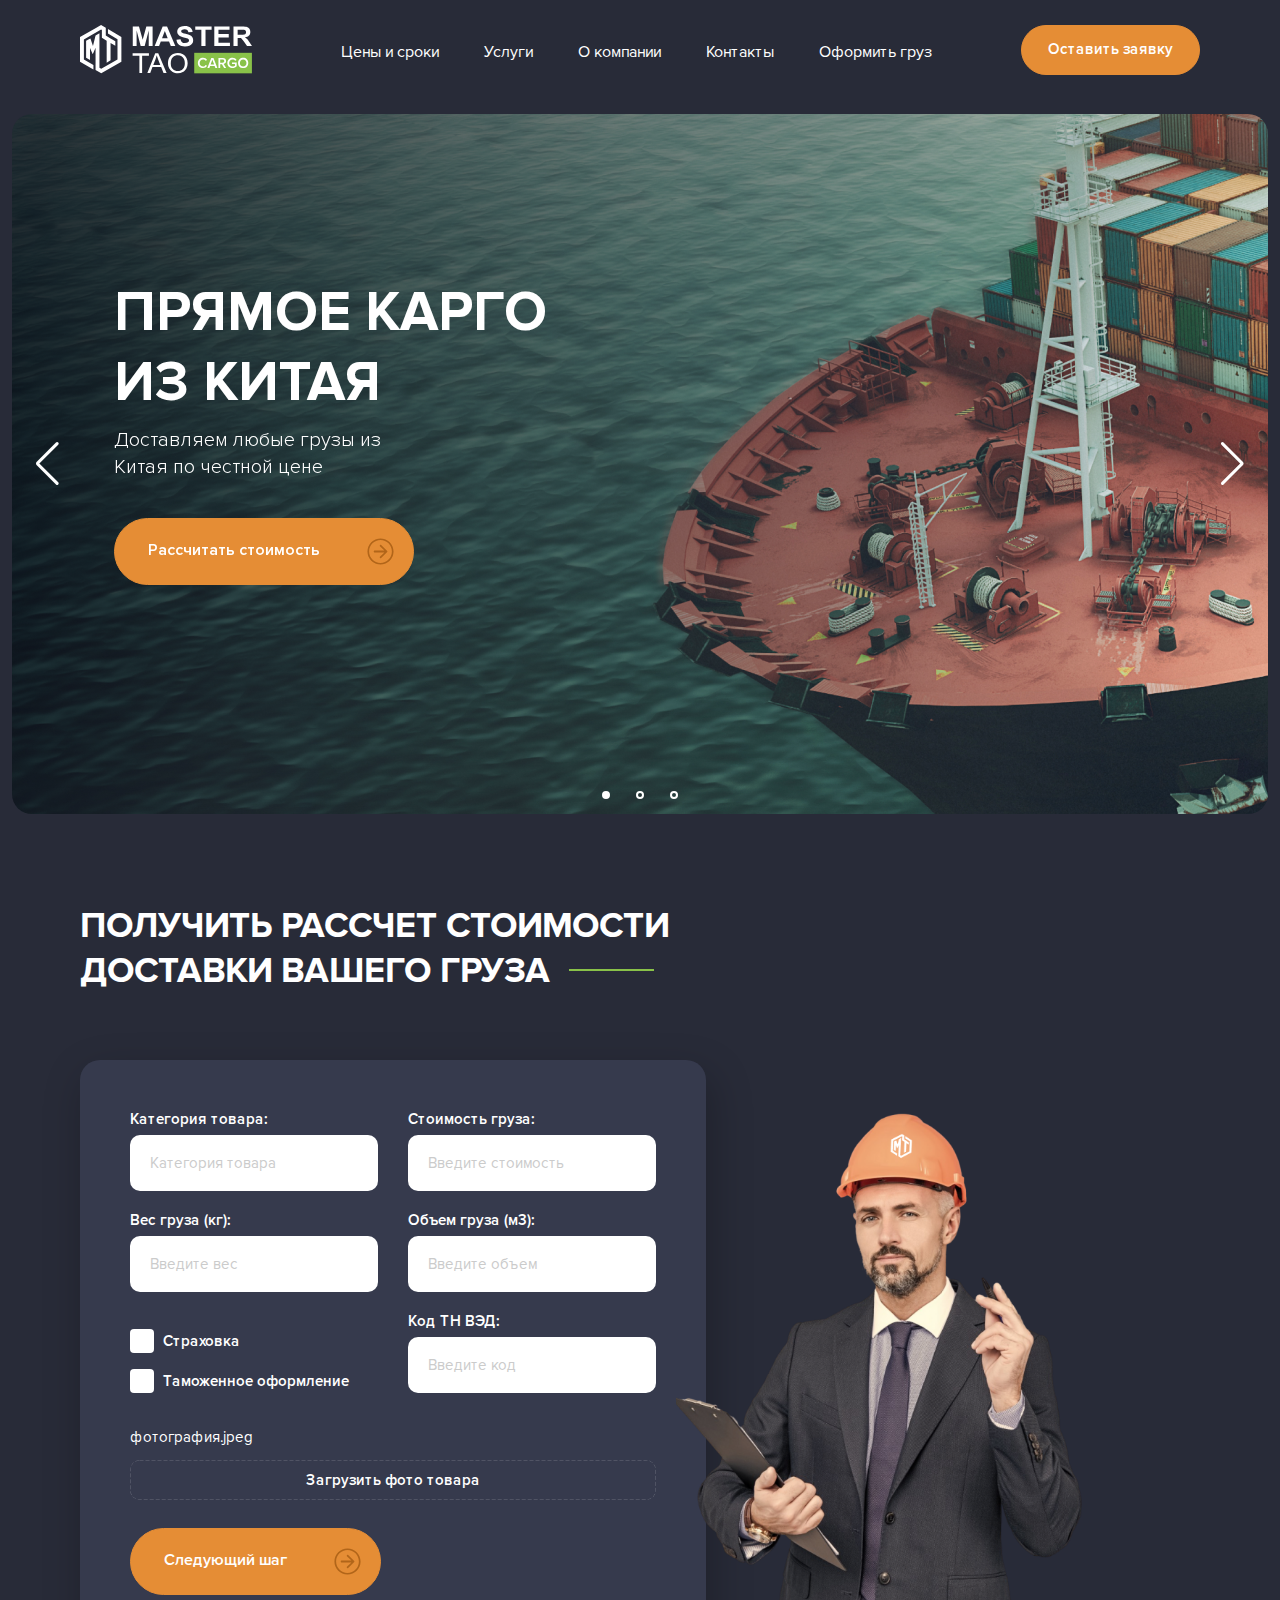
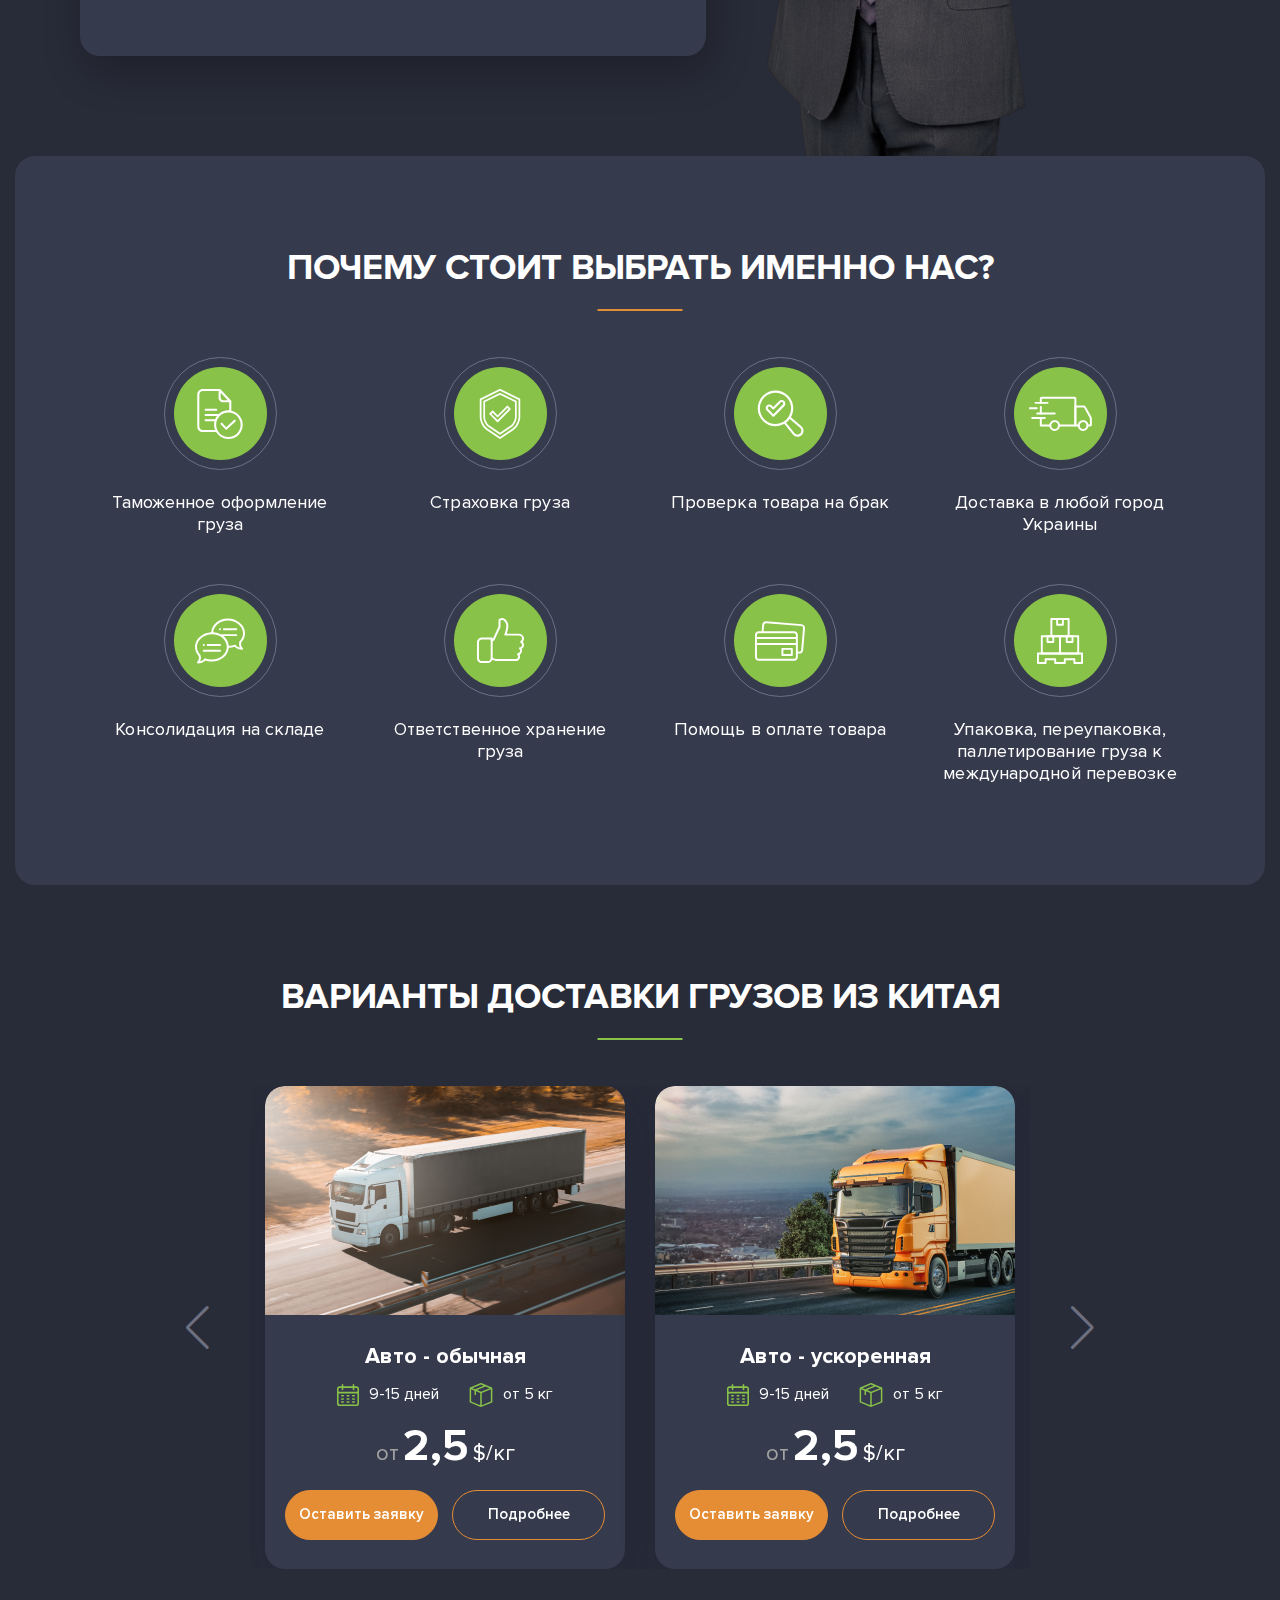
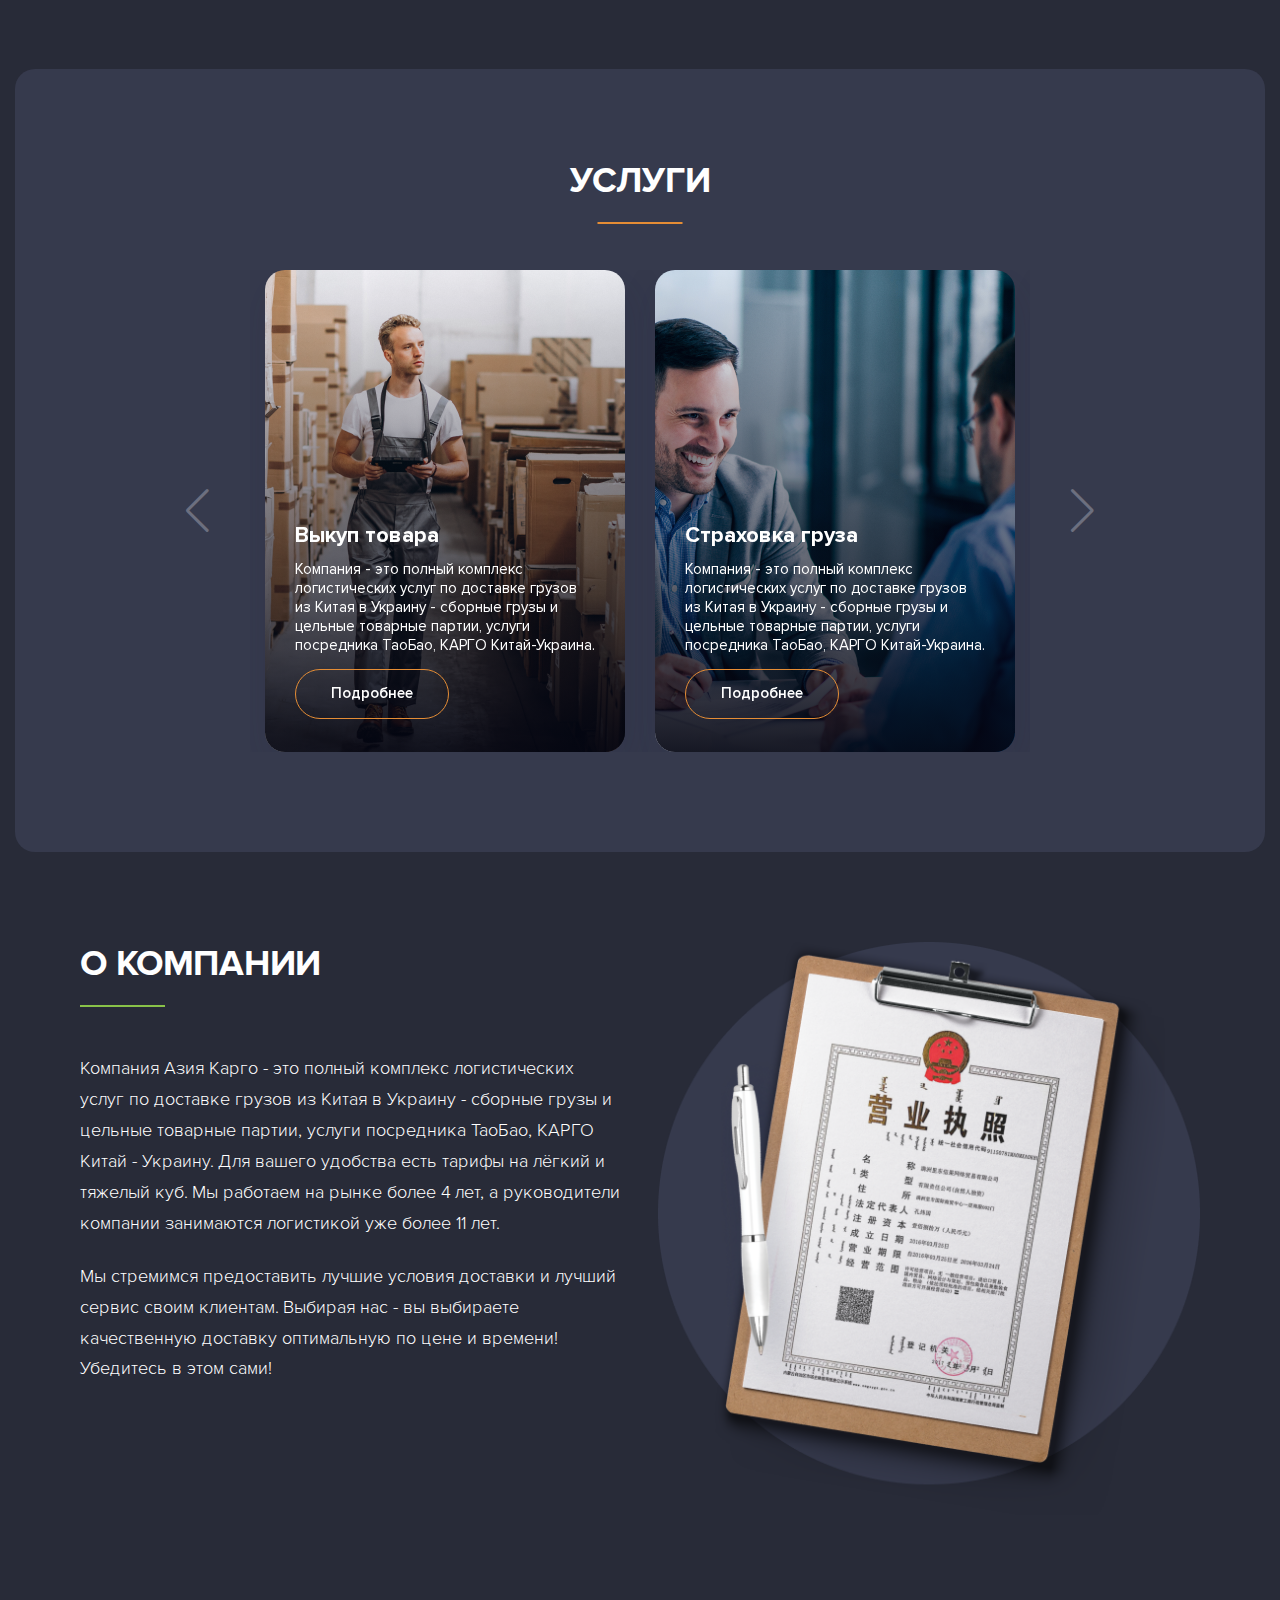
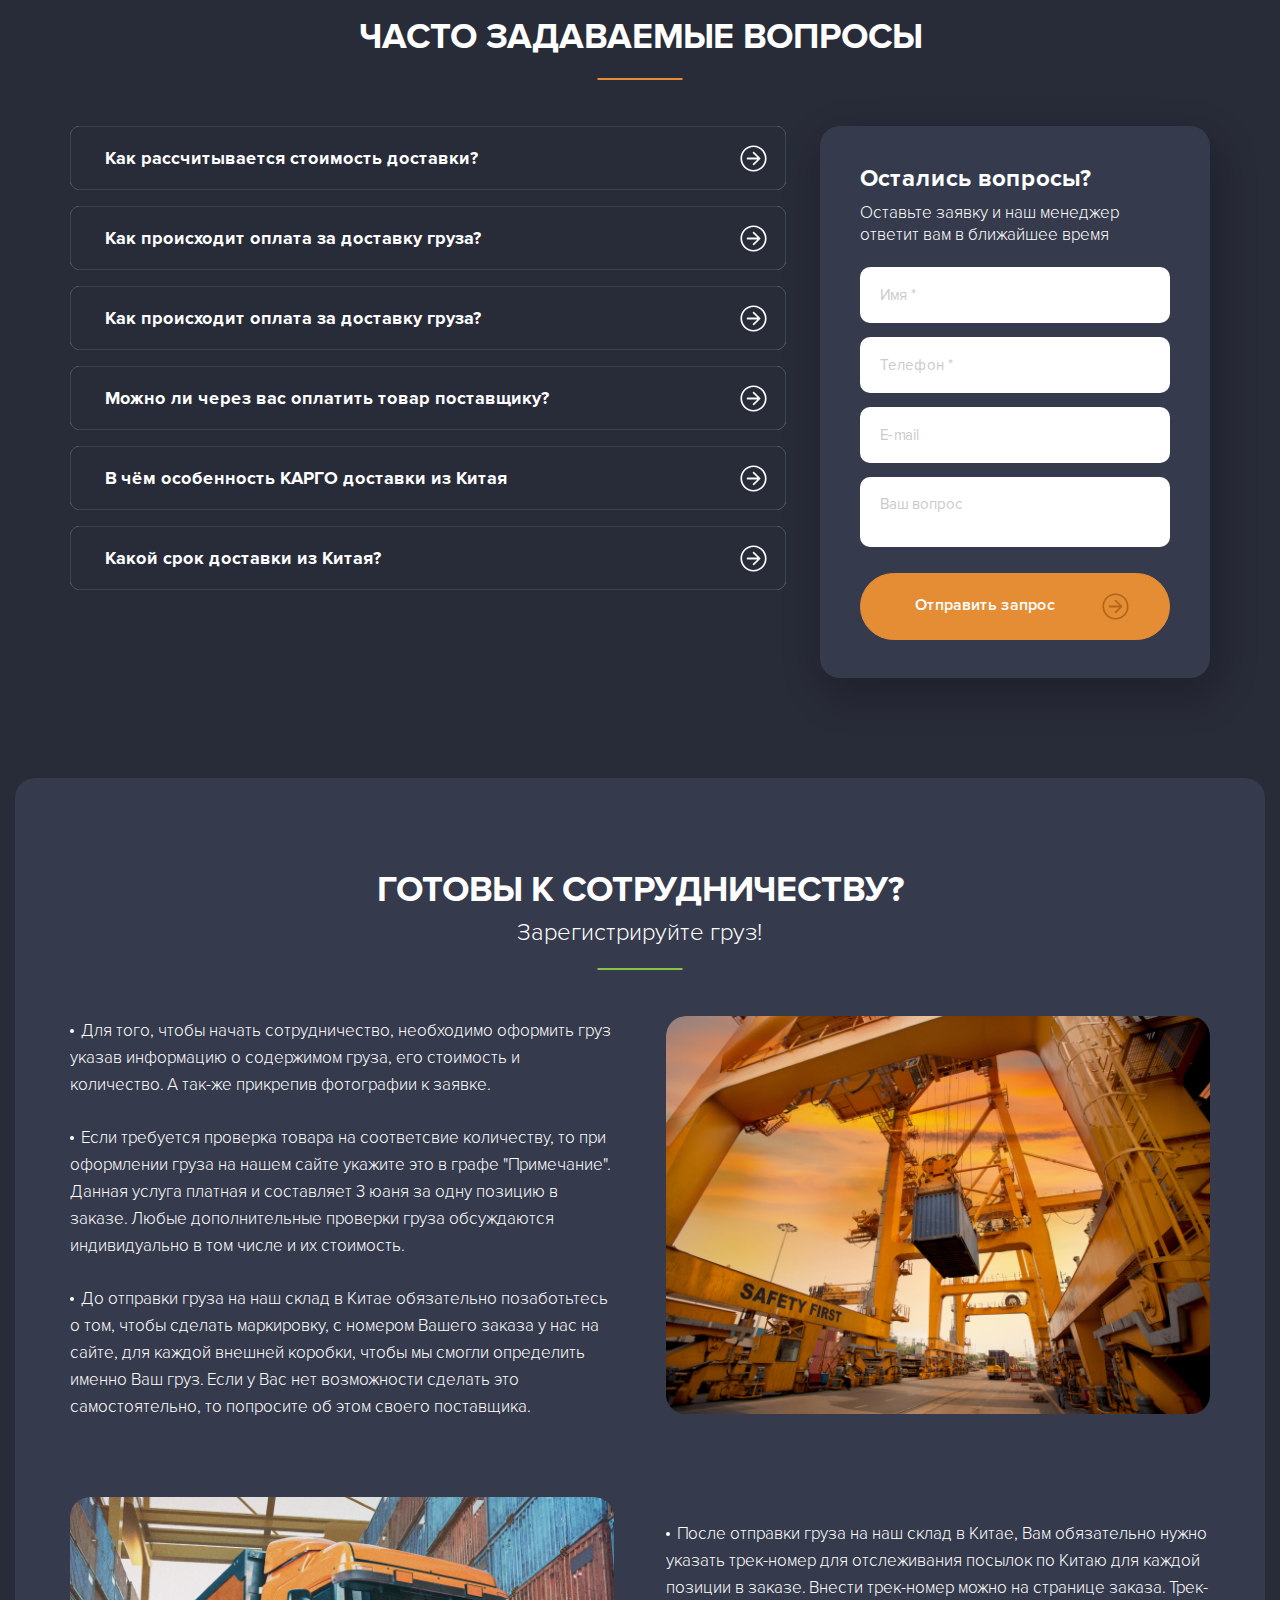
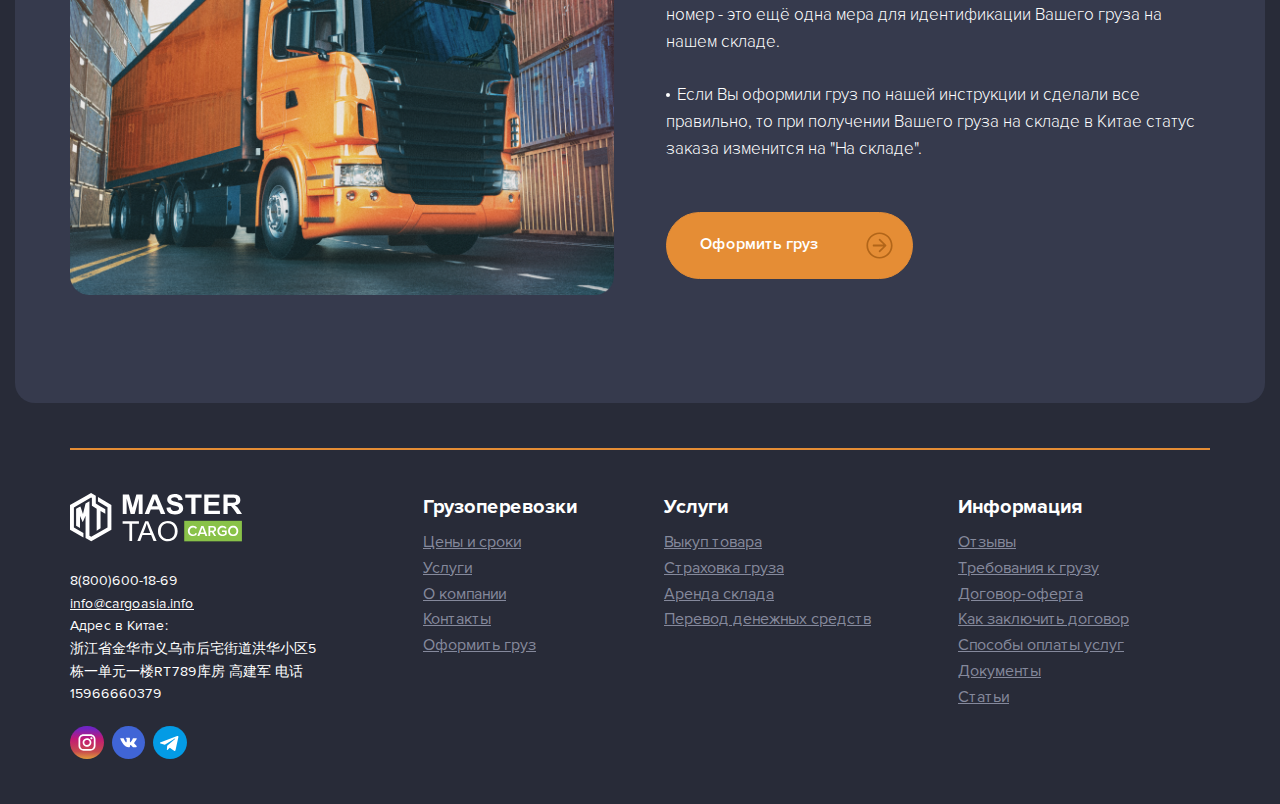
<file: index.html>
<!DOCTYPE html>
<html lang="ru">

<head>
    <meta charset="UTF-8">
    <meta name="theme-color" content="#188de7">
    <meta name="viewport" content="width=device-width,initial-scale=1,user-scalable=no" />
    <title>Master Tao</title>
    <link rel="icon" href="assets/img/favicon.icon.svg" type="image/x-icon">

    <link rel="stylesheet" href="assets/css/fancybox.min.css">
    <link rel="stylesheet" href="assets/css/hamburgers.min.css">
    <link rel="stylesheet" href="assets/css/bootstrap.min.css">
    <link rel="stylesheet" href="https://cdn.jsdelivr.net/npm/swiper@11/swiper-bundle.min.css" />
    <link rel="stylesheet" href="style.css">
</head>

<body>
    <!-- <a href="markup.html" style="position: fixed;bottom: 16px;left: 28px; z-index: 1000;">markup</a> -->

    <header class="header-page">
        <div class="header_container">
            <a href="index.html">
            <img class="logo img-fluid" src="assets/img/logo.svg" alt="logo">
        </a>
            <div class="nav_section">
                <nav class="nav_list">
                    <a href="#calculation">Цены и сроки</a>
                    <a href="#services">Услуги</a>
                    <a href="#about">О компании</a>
                    <a href="#contact">Контакты</a>
                    <a href="#calculation">Оформить груз</a>
                </nav>
                <button type="button" class="btn btn-primary nav_btn">Оставить заявку</button>
            </div>
            <button id="burger" class="hamburger hamburger--spin" type="button">
                <span class="hamburger-box">
                <span class="hamburger-inner"></span>
                </span>
            </button>
        </div>
    </header>
    <main class="wrapper">
        <section class="first_screen">
            <div class="slider_info">
                <div class="swiper-wrapper">
                    <div class="swiper-slide" style="background-image: url(assets/img/first_screen_1.png);">
                        <div class="container">
                            <div class="banner">
                                <h1 class="banner_title">Прямое КАРГО из Китая</h1>
                                <p class="banner_description">Доставляем любые грузы из Китая по честной цене</p>
                                <button type="button" class="btn btn-primary btn-lg">Рассчитать стоимость<img src="assets/img/btn_arrow.svg" class="icon"></button>
                            </div>
                        </div>
                    </div>
                    <div class="swiper-slide" style="background-image: url(assets/img/first_screen_2.png);">
                        <div class="container">
                            <div class="banner">
                                <h2 class="banner_title">Выкуп товара с ТаоБао, 1688</h2>
                                <h6 class="banner_description"><p class="mb-0">Выкуп и доставка товаров</p>с китайских торговых площадок</h6>
                                <button type="button" class="btn btn-primary btn-lg">Рассчитать стоимость<img src="assets/img/btn_arrow.svg" class="icon"></button>
                            </div>
                        </div>
                    </div>
                    <div class="swiper-slide" style="background-image: url(assets/img/first_screen_3.png);">
                        <div class="container">
                            <div class="banner">
                                <h2 class="banner_title">Экспресс авто доставка</h2>
                                <p class="banner_description">Доставка товаров из Китая в кратчайшие сроки</p>
                                <button type="button" class="btn btn-primary btn-lg">Рассчитать стоимость<img src="assets/img/btn_arrow.svg" class="icon"></button>
                            </div>
                        </div>
                    </div>
                </div>
                <div class="swiper-pagination"></div>
                <div class="arrow_container">
                    <div class="swiper-button-prev"></div>
                    <div class="swiper-button-next"></div>
                </div>
            </div>
        </section>
        <section id="calculation" class="calculation-page">
            <div class="container">
                <div class="template_title template_title_start template_title_half">
                    <h2>Получить рассчет стоимости доставки вашего груза</h2>
                </div>
                <form class="calculation_container form">
                    <div class="form_row">
                        <div class="form_column">
                            <div class="input_box">
                                <label for="category">Категория товара:</label>
                                <input id="category" type="text" placeholder="Категория товара">
                            </div>
                            <div class="input_box">
                                <label for="weight">Вес груза (кг):</label>
                                <input id="weight" type="text" placeholder="Введите вес">
                            </div>
                        </div>
                        <div class="form_column">
                            <div class="input_box">
                                <label for="price">Стоимость груза:</label>
                                <input id="price" type="text" placeholder="Введите стоимость">
                            </div>
                            <div class="input_box">
                                <label for="volume">Объем груза (м3):</label>
                                <input id="volume" type="text" placeholder="Введите объем">
                            </div>
                        </div>
                    </div>
                    <div class="form_row">
                        <div class="form_column">
                            <div class="control_box">
                                <div class="checkbox_box">
                                    <input id="insurance" type="checkbox" value="insurance">
                                    <label for="insurance">Страховка</label>
                                </div>
                                <div class="checkbox_box">
                                    <input id="clearance" type="checkbox" value="clearance">
                                    <label for="clearance">Таможенное оформление</label>
                                </div>
                            </div>
                        </div>
                        <div class="form_column">
                            <div class="input_box">
                                <label for="code">Код ТН ВЭД:</label>
                                <input id="code" type="text" placeholder="Введите код">
                            </div>
                        </div>
                    </div>
                    <div class="form_row">
                        <div class="form_column">
                            <div class="input_box">
                                <div id="file_name" class="file_name">фотография.jpeg</div>
                                <input id="calculation_file" type="file" class="calculation_input">
                                <label for="calculation_file" class="calculation_label">Загрузить фото товара</label>
                            </div>
                        </div>
                    </div>
                    <div class="form_row">
                        <button type="button" class="btn btn-primary btn-lg form_btn">Следующий шаг<img src="assets/img/btn_arrow.svg" class="icon"></button>
                    </div>
                </form>
                <img class="img-fluid calculation_img" src="assets/img/calculation_bg.png" alt="">
            </div>
        </section>
        <section class="advantages-page accent_bg">
            <div class="container">
                <div class="template_title">
                    <h2>Почему стоит выбрать именно нас?</h2>
                </div>
                <div class="slider_advantages">
                    <div class="swiper-wrapper">
                        <div class="swiper-slide">
                            <div class="advantage_content">
                                <div class="img_box">
                                    <img src="assets/img/advantages_icon_1.svg" alt="icon">
                                </div>
                                <h6 class="advantage_title">Таможенное оформление груза</h6>
                            </div>
                        </div>
                        <div class="swiper-slide">
                            <div class="advantage_content">
                                <div class="img_box">
                                    <img src="assets/img/advantages_icon_2.svg" alt="icon">
                                </div>
                                <h6 class="advantage_title">Страховка груза</h6>
                            </div>
                        </div>
                        <div class="swiper-slide">
                            <div class="advantage_content">
                                <div class="img_box">
                                    <img src="assets/img/advantages_icon_3.svg" alt="icon">
                                </div>
                                <h6 class="advantage_title">Проверка товара на брак</h6>
                            </div>
                        </div>
                        <div class="swiper-slide">
                            <div class="advantage_content">
                                <div class="img_box">
                                    <img src="assets/img/advantages_icon_4.svg" alt="icon">
                                </div>
                                <h6 class="advantage_title">Доставка в любой город Украины</h6>
                            </div>
                        </div>
                        <div class="swiper-slide">
                            <div class="advantage_content">
                                <div class="img_box">
                                    <img src="assets/img/advantages_icon_5.svg" alt="icon">
                                </div>
                                <h6 class="advantage_title">Консолидация на складе</h6>
                            </div>
                        </div>
                        <div class="swiper-slide">
                            <div class="advantage_content">
                                <div class="img_box">
                                    <img src="assets/img/advantages_icon_6.svg" alt="icon">
                                </div>
                                <h6 class="advantage_title">Ответственное хранение груза</h6>
                            </div>
                        </div>
                        <div class="swiper-slide">
                            <div class="advantage_content">
                                <div class="img_box">
                                    <img src="assets/img/advantages_icon_7.svg" alt="icon">
                                </div>
                                <h6 class="advantage_title">Помощь в оплате товара</h6>
                            </div>
                        </div>
                        <div class="swiper-slide">
                            <div class="advantage_content">
                                <div class="img_box">
                                    <img src="assets/img/advantages_icon_8.svg" alt="icon">
                                </div>
                                <h6 class="advantage_title">Упаковка, переупаковка, паллетирование груза к международной перевозке</h6>
                            </div>
                        </div>
                    </div>
                    <div class="swiper-pagination"></div>
                </div>
            </div>
        </section>
        <section class="delivery-page">
            <div class="container">
                <div class="template_title">
                    <h2>Варианты доставки грузов из Китая</h2>
                </div>
                <div class="swiper_template">
                    <div class="swiper-wrapper">
                        <div id="auto" class="swiper-slide">
                            <div class="template_card">
                                <div class="img_box">
                                    <img class="card_img img-fluid" src="assets/img/delivery_slider_1.png" alt="">
                                </div>
                                <h4 class="card_title">Авто - обычная</h4>
                                <div class="card_options">
                                    <div class="options_list">
                                        <div class="option_item"><img src="assets/img/delivery_calendar_icon.svg" alt="calendar_icon">9-15 дней</div>
                                        <div class="option_item"><img src="assets/img/delivery_box_icon.svg" alt="box_icon">от 5 кг</div>
                                    </div>
                                    <div class="card_price">
                                        <span>от</span>
                                        <strong>2,5</strong>
                                        <span>$/кг</span>
                                    </div>
                                </div>
                                <div class="btn_row">
                                    <button type="button" class="btn btn-primary">Оставить заявку</button>
                                    <button type="button" class="btn btn-secondary">Подробнее</button>
                                </div>
                            </div>
                        </div>
                        <div id="auto_fast" class="swiper-slide">
                            <div class="template_card">
                                <div class="img_box">
                                    <img class="card_img img-fluid" src="assets/img/delivery_slider_2.png" alt="">
                                </div>
                                <h4 class="card_title">Авто - ускоренная</h4>
                                <div class="card_options">
                                    <div class="options_list">
                                        <div class="option_item"><img src="assets/img/delivery_calendar_icon.svg" alt="calendar_icon">9-15 дней</div>
                                        <div class="option_item"><img src="assets/img/delivery_box_icon.svg" alt="box_icon">от 5 кг</div>
                                    </div>
                                    <div class="card_price">
                                        <span>от</span>
                                        <strong>2,5</strong>
                                        <span>$/кг</span>
                                    </div>
                                </div>
                                <div class="btn_row">
                                    <button type="button" class="btn btn-primary">Оставить заявку</button>
                                    <button type="button" class="btn btn-secondary">Подробнее</button>
                                </div>
                            </div>
                        </div>
                        <div id="avia" class="swiper-slide">
                            <div class="template_card">
                                <div class="img_box">
                                    <img class="card_img img-fluid" src="assets/img/delivery_slider_3.png" alt="">
                                </div>
                                <h4 class="card_title">Авиа</h4>
                                <div class="card_options">
                                    <div class="options_list">
                                        <div class="option_item"><img src="assets/img/delivery_calendar_icon.svg" alt="calendar_icon">9-15 дней</div>
                                        <div class="option_item"><img src="assets/img/delivery_box_icon.svg" alt="box_icon">от 5 кг</div>
                                    </div>
                                    <div class="card_price">
                                        <span>от</span>
                                        <strong>2,5</strong>
                                        <span>$/кг</span>
                                    </div>
                                </div>
                                <div class="btn_row">
                                    <button type="button" class="btn btn-primary">Оставить заявку</button>
                                    <button type="button" class="btn btn-secondary">Подробнее</button>
                                </div>
                            </div>
                        </div>
                        <div id="railway" class="swiper-slide">
                            <div class="template_card">
                                <div class="img_box">
                                    <img class="card_img img-fluid" src="assets/img/delivery_slider_5.png" alt="">
                                </div>
                                <h4 class="card_title">Ж/д</h4>
                                <div class="card_options">
                                    <div class="options_list">
                                        <div class="option_item"><img src="assets/img/delivery_calendar_icon.svg" alt="calendar_icon">9-15 дней</div>
                                        <div class="option_item"><img src="assets/img/delivery_box_icon.svg" alt="box_icon">от 5 кг</div>
                                    </div>
                                    <div class="card_price">
                                        <span>от</span>
                                        <strong>2,5</strong>
                                        <span>$/кг</span>
                                    </div>
                                </div>
                                <div class="btn_row">
                                    <button type="button" class="btn btn-primary">Оставить заявку</button>
                                    <button type="button" class="btn btn-secondary">Подробнее</button>
                                </div>
                            </div>
                        </div>
                        <div class="swiper-slide">
                            <div class="template_card">
                                <div class="img_box">
                                    <img class="card_img img-fluid" src="assets/img/delivery_slider_4.png" alt="">
                                </div>
                                <h4 class="card_title">Море</h4>
                                <div class="card_options">
                                    <div class="options_list">
                                        <div class="option_item"><img src="assets/img/delivery_calendar_icon.svg" alt="calendar_icon">9-15 дней</div>
                                        <div class="option_item"><img src="assets/img/delivery_box_icon.svg" alt="box_icon">от 5 кг</div>
                                    </div>
                                    <div class="card_price">
                                        <span>от</span>
                                        <strong>2,5</strong>
                                        <span>$/кг</span>
                                    </div>
                                </div>
                                <div class="btn_row">
                                    <button type="button" class="btn btn-primary">Оставить заявку</button>
                                    <button type="button" class="btn btn-secondary">Подробнее</button>
                                </div>
                            </div>
                        </div>
                    </div>
                    <div class="swiper-pagination"></div>
                    <div class="arrow_container">
                        <div class="swiper-button-prev"></div>
                        <div class="swiper-button-next"></div>
                    </div>
                </div>
            </div>
        </section>
        <section id="services" class="services-page accent_bg">
            <div class="container">
                <div class="template_title">
                    <h2>Услуги</h2>
                </div>
                <div class="swiper_template">
                    <div class="swiper-wrapper">
                        <div id="products" class="swiper-slide">
                            <div class="template_card" style="background-image: url('assets/img/services_slider_1.png');">
                                <h4 class="card_title">Выкуп товара</h4>
                                <h6 class="card_description">Компания - это полный комплекс логистических услуг по доставке грузов из Китая в Украину - сборные грузы и цельные товарные партии, услуги посредника ТаоБао, КАРГО Китай-Украина.</h6>
                                <div class="btn_row">
                                    <button type="button" class="btn btn-secondary">Подробнее</button>
                                </div>
                            </div>
                        </div>
                        <div id="cargo_insurance" class="swiper-slide">
                            <div class="template_card" style="background-image: url('assets/img/services_slider_2.png');">
                                <h4 class="card_title">Страховка груза</h4>
                                <h6 class="card_description">Компания - это полный комплекс логистических услуг по доставке грузов из Китая в Украину - сборные грузы и цельные товарные партии, услуги посредника ТаоБао, КАРГО Китай-Украина.</h6>
                                <div class="btn_row">
                                    <button type="button" class="btn btn-secondary">Подробнее</button>
                                </div>
                            </div>
                        </div>
                        <div id="rent" class="swiper-slide">
                            <div class="template_card" style="background-image: url('assets/img/services_slider_3.png');">
                                <h4 class="card_title">Аренда склада</h4>
                                <h6 class="card_description">Компания - это полный комплекс логистических услуг по доставке грузов из Китая в Украину - сборные грузы и цельные товарные партии, услуги посредника ТаоБао, КАРГО Китай-Украина.</h6>
                                <div class="btn_row">
                                    <button type="button" class="btn btn-secondary">Подробнее</button>
                                </div>
                            </div>
                        </div>
                        <div id="money_transfer" class="swiper-slide">
                            <div class="template_card" style="background-image: url('assets/img/services_slider_4.png');">
                                <h4 class="card_title">Перевод денежных средств</h4>
                                <h6 class="card_description">Компания - это полный комплекс логистических услуг по доставке грузов из Китая в Украину - сборные грузы и цельные товарные партии, услуги посредника ТаоБао, КАРГО Китай-Украина.</h6>
                                <div class="btn_row">
                                    <button type="button" class="btn btn-secondary">Подробнее</button>
                                </div>
                            </div>
                        </div>
                    </div>
                    <div class="swiper-pagination"></div>
                    <div class="arrow_container">
                        <div class="swiper-button-prev"></div>
                        <div class="swiper-button-next"></div>
                    </div>
                </div>
            </div>
        </section>
        <section id="about" class="about-page">
            <div class="container">
                <div class="about_content">
                    <div class="template_title template_title_start">
                        <h2>О компании</h2>
                    </div>
                    <div class="content_container">
                        <p>Компания Азия Карго - это полный комплекс логистических услуг по доставке грузов из Китая в Украину -
                            сборные грузы и цельные товарные партии, услуги посредника ТаоБао, КАРГО Китай - Украину. Для вашего
                            удобства есть тарифы на лёгкий и тяжелый куб. Мы работаем на рынке более 4 лет, а руководители компании
                            занимаются логистикой уже более 11 лет.</p>
                        <p>Мы стремимся предоставить лучшие условия доставки и лучший
                            сервис своим клиентам. Выбирая нас - вы выбираете качественную доставку оптимальную по цене и времени!
                            Убедитесь в этом сами!</p>
                    </div>
                </div>
                <div class="img_box">
                    <img class="img-fluid" src="assets/img/about.png" alt="img">
                </div>
            </div>
        </section>
        <section class="question-page">
            <div class="container">
                <div class="template_title">
                    <h2>Часто задаваемые вопросы</h2>
                </div>
                <div class="question_container">
                    <div class="accordion accordion-flush" id="accordionFlushExample">
                        <div class="accordion-item">
                            <h2 class="accordion-header" id="flush-headingOne">
                        <button class="accordion-button collapsed" type="button" data-bs-toggle="collapse"
                            data-bs-target="#flush-collapseOne" aria-expanded="false" aria-controls="flush-collapseOne">
                            Как рассчитывается стоимость доставки?
                        </button>
                    </h2>
                            <div id="flush-collapseOne" class="accordion-collapse collapse" aria-labelledby="flush-headingOne" data-bs-parent="#accordionFlushExample">
                                <div class="accordion-body">Lorem ipsum dolor sit amet consectetur adipisicing elit. At officiis velit deleniti vero, optio repellat nobis saepe laboriosam iste iusto voluptatum voluptatibus.</div>
                            </div>
                        </div>
                        <div class="accordion-item">
                            <h2 class="accordion-header" id="flush-headingTwo">
                        <button class="accordion-button collapsed" type="button" data-bs-toggle="collapse"
                            data-bs-target="#flush-collapseTwo" aria-expanded="false" aria-controls="flush-collapseTwo">
                            Как происходит оплата за доставку груза?
                        </button>
                    </h2>
                            <div id="flush-collapseTwo" class="accordion-collapse collapse" aria-labelledby="flush-headingTwo" data-bs-parent="#accordionFlushExample">
                                <div class="accordion-body">Lorem ipsum dolor sit amet, consectetur adipisicing elit. Repellat labore dignissimos, adipisci corporis asperiores provident mollitia repellendus cum reiciendis consequuntur quis. Ab, cupiditate reprehenderit, ipsum excepturi a odio ipsam reiciendis quidem nobis tempore, minima itaque dolorum necessitatibus porro rem explicabo!</div>
                            </div>
                        </div>
                        <div class="accordion-item">
                            <h2 class="accordion-header" id="flush-headingThree">
                        <button class="accordion-button collapsed" type="button" data-bs-toggle="collapse"
                            data-bs-target="#flush-collapseThree" aria-expanded="false"
                            aria-controls="flush-collapseThree">
                            Как происходит оплата за доставку груза?
                        </button>
                    </h2>
                            <div id="flush-collapseThree" class="accordion-collapse collapse" aria-labelledby="flush-headingThree" data-bs-parent="#accordionFlushExample">
                                <div class="accordion-body">Lorem ipsum dolor sit amet consectetur adipisicing elit. Nemo, neque esse.</div>
                            </div>
                        </div>
                        <div class="accordion-item">
                            <h2 class="accordion-header" id="flush-headingThree">
                        <button class="accordion-button collapsed" type="button" data-bs-toggle="collapse"
                            data-bs-target="#flush-collapseFour" aria-expanded="false"
                            aria-controls="flush-collapseFour">
                            Можно ли через вас оплатить товар поставщику?
                        </button>
                    </h2>
                            <div id="flush-collapseFour" class="accordion-collapse collapse" aria-labelledby="flush-headingThree" data-bs-parent="#accordionFlushExample">
                                <div class="accordion-body">Да, мы предоставляем такую услугу, мы можем взять оплату товара в Китае на себя. Если у вас нет валютного счёта, то можете оплатить товар в гривнах на наш счет.</div>
                            </div>
                        </div>
                        <div class="accordion-item">
                            <h2 class="accordion-header" id="flush-headingThree">
                        <button class="accordion-button collapsed" type="button" data-bs-toggle="collapse"
                            data-bs-target="#flush-collapseFive" aria-expanded="false"
                            aria-controls="flush-collapseFive">
                            В чём особенность КАРГО доставки из Китая
                        </button>
                    </h2>
                            <div id="flush-collapseFive" class="accordion-collapse collapse" aria-labelledby="flush-headingThree" data-bs-parent="#accordionFlushExample">
                                <div class="accordion-body">Lorem ipsum dolor sit amet consectetur adipisicing elit. Atque fugit qui quia molestias eius eligendi modi enim deserunt facere dolores, fugiat inventore sunt ullam cum itaque culpa. Sit molestiae nihil aliquid dolorem quia saepe quae iusto natus ab odio doloribus id, perspiciatis, ipsa repudiandae corporis. Repellendus minus repellat, aliquam beatae, atque architecto ea illum mollitia vitae modi aliquid fugit earum dolores veniam sint consequatur dignissimos dolorem cumque optio. Aperiam placeat voluptatibus quaerat eaque consequuntur recusandae odio nostrum!</div>
                            </div>
                        </div>
                        <div class="accordion-item">
                            <h2 class="accordion-header" id="flush-headingThree">
                        <button class="accordion-button collapsed" type="button" data-bs-toggle="collapse"
                            data-bs-target="#flush-collapseSix" aria-expanded="false"
                            aria-controls="flush-collapseSix">
                            Какой срок доставки из Китая?
                        </button>
                    </h2>
                            <div id="flush-collapseSix" class="accordion-collapse collapse" aria-labelledby="flush-headingThree" data-bs-parent="#accordionFlushExample">
                                <div class="accordion-body">Lorem ipsum dolor sit amet consectetur adipisicing elit. Expedita, sapiente minima. Eos commodi id quibusdam distinctio velit in. Voluptas magni nam id vitae inventore deleniti quisquam autem esse itaque officia cumque nisi consequuntur dolorum reprehenderit odio, vero quis dolor voluptates numquam quaerat, officiis, rerum corrupti odit hic! Perspiciatis earum neque, quia non delectus voluptatem magni?</div>
                            </div>
                        </div>
                    </div>
                    <form class="question_form form">
                        <h3 class="form_title">Остались вопросы?</h3>
                        <p class="form_description">Оставьте заявку и наш менеджер ответит вам в ближайшее время</p>
                        <div class="input_box">
                            <input type="text" id="name" placeholder="Имя *">
                            <input type="text" id="surname" placeholder="Телефон *">
                            <input type="text" id="email" placeholder="E-mail">
                            <textarea id="question" placeholder="Ваш вопрос"></textarea>
                        </div>
                        <button type="button" class="btn btn-primary btn-lg">Отправить запрос<img src="assets/img/btn_arrow.svg" class="icon"></button>
                    </form>
                </div>
            </div>
        </section>
        <section class="registration-page accent_bg">
            <div class="container">
                <div class="template_title">
                    <h2>Готовы к сотрудничеству?</h2>
                    <h3>Зарегистрируйте груз!</h3>
                </div>
                <div class="registration_content">
                    <div class="registration_row flex_reverse">
                        <div class="description_box">
                            <ul class="custom_li">
                                <li>Для того, чтобы начать сотрудничество, необходимо оформить груз указав информацию о содержимом груза, его стоимость и количество. А так-же прикрепив фотографии к заявке.</li>
                                <li>Если требуется проверка товара на соответсвие количеству, то при оформлении груза на нашем сайте укажите это в графе "Примечание". Данная услуга платная и составляет 3 юаня за одну позицию в заказе. Любые дополнительные проверки груза обсуждаются индивидуально в том числе и их стоимость.</li>
                                <li>До отправки груза на наш склад в Китае обязательно позаботьтесь о том, чтобы сделать маркировку, с номером Вашего заказа у нас на сайте, для каждой внешней коробки, чтобы мы смогли определить именно Ваш груз. Если у Вас нет возможности сделать это самостоятельно, то попросите об этом своего поставщика.</li>
                            </ul>
                        </div>
                        <div class="img_box">
                            <a href="assets/img/registration_1_big.png" data-fancybox data-caption="Delivery">
                        <img class="img-fluid" src="assets/img/registration_1.png" alt="img">
                    </a>
                        </div>
                    </div>
                    <div class="registration_row">
                        <div class="img_box">
                            <a href="assets/img/registration_2_big.png" data-fancybox data-caption="Delivery">
                        <img class="img-fluid" src="assets/img/registration_2.png" alt="img">
                    </a>
                        </div>
                        <div class="description_box">
                            <ul class="custom_li">
                                <li>После отправки груза на наш склад в Китае, Вам обязательно нужно указать трек-номер для отслеживания посылок по Китаю для каждой позиции в заказе. Внести трек-номер можно на странице заказа. Трек-номер - это ещё одна мера для идентификации Вашего груза на нашем складе.</li>
                                <li>Если Вы оформили груз по нашей инструкции и сделали все правильно, то при получении Вашего груза на складе в Китае статус заказа изменится на "На складе".</li>
                            </ul>
                            <div class="registration_btn">
                                <button type="button" class="btn btn-primary btn-lg">Оформить груз<img src="assets/img/btn_arrow.svg" class="icon"></button>
                            </div>
                        </div>
                    </div>
                </div>
            </div>
        </section>

    </main>
    <footer id="contact" class="footer-page">
        <div class="container">
            <div class="contact_container">
                <div class="footer_column">
                    <a href="index.html">
                    <img class="logo img-fluid" src="assets/img/logo.svg" alt="logo">
                </a>
                    <ul>
                        <li><a class="phone" href="tel:8(800)600-18-69">8(800)600-18-69</a></li>
                        <li><a href="mailto: info@cargoasia.info">info@cargoasia.info</a></li>
                        <li>Адрес в Китае:</li>
                        <li>浙江省金华市义乌市后宅街道洪华小区5</li>
                        <li>栋一单元一楼RT789库房 高建军 电话</li>
                        <li>15966660379</li>
                    </ul>
                    <div class="icon_container">
                        <a class="icon_item">
                        <img src="assets/img/footer_instagram.svg" alt="instagram">
                    </a>
                        <a class="icon_item">
                        <img src="assets/img/footer_vkontakte.svg" alt="vkontakte">
                    </a>
                        <a class="icon_item">
                        <img src="assets/img/footer_telegram.svg" alt="telegram">
                    </a>
                    </div>
                </div>
            </div>
            <div id="footer_nav" class="navigation_container">
                <div class="footer_column">
                    <h5>Грузоперевозки</h5>
                    <ul>
                        <li><a href="#calculation">Цены и сроки</a></li>
                        <li><a href="#services">Услуги</a></li>
                        <li><a href="#about">О компании</a></li>
                        <li><a href="#contact">Контакты</a></li>
                        <li><a href="#calculation">Оформить груз</a></li>
                    </ul>
                </div>
                <div class="footer_column">
                    <h5>Услуги</h5>
                    <ul>
                        <li><a data-swiper-transfer="services" href="#products">Выкуп товара</a></li>
                        <li><a data-swiper-transfer="services" href="#cargo_insurance">Страховка груза</a></li>
                        <li><a data-swiper-transfer="services" href="#rent">Аренда склада</a></li>
                        <li><a data-swiper-transfer="services" href="#money_transfer">Перевод денежных средств</a></li>
                        <!-- <li><a data-swiper-transfer="delivery" href="#auto">Авто - обычная</a></li>
                    <li><a data-swiper-transfer="delivery" href="#auto_fast">Авто - ускоренная</a></li>
                    <li><a data-swiper-transfer="delivery" href="#avia">Авиа</a></li>
                    <li><a data-swiper-transfer="delivery" href="#railway">Ж/д</a></li> -->
                    </ul>
                </div>
                <div class="footer_column">
                    <h5>Информация</h5>
                    <ul>
                        <li><a href="#">Отзывы</a></li>
                        <li><a href="#">Требования к грузу</a></li>
                        <li><a href="#">Договор-оферта</a></li>
                        <li><a href="#">Как заключить договор</a></li>
                        <li><a href="#">Способы оплаты услуг</a></li>
                        <li><a href="#">Документы</a></li>
                        <li><a href="#">Статьи</a></li>
                    </ul>
                </div>
            </div>
        </div>
    </footer>
    <script src="assets/js/jquery-3.7.1.min.js"></script>
    <script src="assets/js/bootstrap.bundle.min.js"></script>
    <script src="assets/js/fancybox.min.js"></script>
    <script src="https://cdn.jsdelivr.net/npm/swiper@11/swiper-bundle.min.js"></script>
    <script src="assets/js/custom.js"></script>
</body>

</html>
</file>
<file: style.css>
@charset "UTF-8";
/*
Theme Name: CustomTheme
Theme URI: https://wordpress.org/themes/CustomTheme/
Author: the Rost team
Author URI: http://rost.com.ua/
Description: CustomTheme brings your site to life with immersive featured images and subtle animations. Our default theme works great in many languages, for any abilities, and on any device.
Version: 1.0
License: GNU General Public License v2 or later
License URI: http://www.gnu.org/licenses/gpl-2.0.html
Text Domain: CustomTheme
Tags: custom-colors, custom-header, custom-menu, custom-logo, editor-style, featured-images, footer-widgets, post-formats
This theme, like WordPress, is licensed under the GPL.
Use it to make something cool, have fun, and share what you've learned with others.
*/
* {
  margin: 0;
  padding: 0;
  box-sizing: border-box;
}

body {
  font-family: "Proxima Nova", sans-serif;
  background-color: #282B38;
  color: #ffffff;
}

body.overflow-hidden:before {
  content: "";
  position: absolute;
  top: 0;
  left: 0;
  width: 100vw;
  height: 100vh;
  z-index: 11;
  background-color: rgba(40, 43, 56, 0.3960784314);
  backdrop-filter: blur(4px);
}

section, .footer-page {
  padding: 90px 0 100px;
}
section.accent_bg, .accent_bg.footer-page {
  position: relative;
}
section.accent_bg:before, .accent_bg.footer-page:before {
  content: "";
  position: absolute;
  left: 50%;
  transform: translate(-50%, 0);
  max-width: 1820px;
  width: calc(100% - 30px);
  top: 0;
  bottom: 0;
  z-index: -1;
  border-radius: 20px;
  background-color: #363A4D;
}
section:nth-child(odd) .template_title:after, .footer-page:nth-child(odd) .template_title:after,
section:nth-child(odd) .template_title h2:after,
.footer-page:nth-child(odd) .template_title h2:after {
  background-color: #E58D35;
}

ul li,
ol li {
  list-style: none;
}

ul {
  padding-left: 0px;
  margin-bottom: 0px;
}

a {
  color: #E58D35;
  text-decoration: underline;
}

ol {
  counter-reset: list;
}

ol li::before {
  counter-increment: list;
  content: counter(list) ".";
  color: #89C249;
  margin-right: 12px;
  font-weight: 600;
  font-size: 18px;
}

input:focus-visible, textarea:focus-visible {
  outline: none;
  transform: none;
}

input:-webkit-autofill,
input:-webkit-autofill:focus,
textarea:-webkit-autofill,
textarea:-webkit-autofill:focus {
  transition: background-color 0s 600000s, color 0s 600000s;
}

textarea {
  resize: none;
}

.markup-page {
  margin-top: 100px;
}

.container-xxl, .slider_info {
  max-width: 1844px;
  margin-left: auto;
  margin-right: auto;
  padding: 0 12px;
}

.container, .header-page .header_container {
  max-width: 1180px;
  margin-left: auto;
  margin-right: auto;
  padding-left: 30px;
  padding-right: 30px;
}

.col-md-4 {
  padding: 10px;
}

.color__item {
  width: 100%;
  height: 50px;
  margin-bottom: 24px;
}

.color__item_1 {
  background-color: #E58D35;
}

.color__item_2 {
  background-color: #89C249;
}

.color__item_3 {
  background-color: #282B38;
  border: 1px solid #ffffff;
}

.color__item_4 {
  background-color: #363A4D;
}

::selection {
  background-color: #89C249;
}

.custom_li li:before {
  content: "";
  background-color: #ffffff;
  width: 4px;
  height: 4px;
  border-radius: 50%;
  display: inline-block;
  margin: 0px 7px 3px 0px;
}

.fw_300 {
  font-weight: 300;
}

.fw_400 {
  font-weight: 400;
}

.fw_600 {
  font-weight: 600;
}

.fw_700 {
  font-weight: 700;
}

h1,
.h1 {
  font-size: 56px;
}

h2,
.h2 {
  font-size: 36px;
}

h3,
.h3 {
  font-size: 24px;
}

h4,
.h4 {
  font-size: 22px;
}

h5,
.h5 {
  font-size: 20px;
}

h6,
.h6 {
  font-size: 18px;
}

.h1 {
  line-height: 126%;
  font-weight: 700;
}

.h2 {
  line-height: 124.5%;
  font-weight: 700;
}

.h3 {
  line-height: 126%;
  font-weight: 700;
}

.h4 {
  line-height: 124.5%;
  font-weight: 700;
}

.h5 {
  line-height: 146%;
  font-weight: 700;
}

.h6 {
  line-height: 124.5%;
  font-weight: 700;
}

.template_title {
  padding-bottom: 60px;
  position: relative;
  text-align: center;
}
.template_title:after {
  content: "";
  position: absolute;
  width: 85px;
  height: 2px;
  background-color: #89C249;
  left: 50%;
  bottom: 46px;
  transform: translate(-50%, 0);
}
.template_title h2 {
  font-size: 36px;
  font-weight: 700;
  line-height: 1.25;
  text-transform: uppercase;
  margin-bottom: 6px;
}
.template_title h3 {
  font-size: 24px;
  font-weight: 300;
}
.template_title.template_title_start {
  text-align: start;
}
.template_title.template_title_start:after {
  left: 0;
  transform: none;
}
.template_title.template_title_half {
  max-width: 620px;
  width: 100%;
  text-align: left;
}
.template_title.template_title_half:after {
  display: none;
}
.template_title.template_title_half h2:after {
  content: "";
  display: inline-block;
  width: 85px;
  height: 2px;
  background-color: #89C249;
  margin: 11px 19px;
}

[type=checkbox],
[type=radio],
[type=file] {
  display: none;
}

[type=file] + label {
  cursor: pointer;
}

[type=checkbox] + label,
[type=radio] + label {
  display: flex;
  align-items: center;
  cursor: pointer;
  font-weight: 600;
  font-size: 15px;
  line-height: 126%;
  color: #ffffff;
}

[type=checkbox] + label:before,
[type=radio] + label:before {
  content: "";
  display: inline-block;
  background-color: #ffffff;
  border-radius: 4px;
  width: 24px;
  height: 24px;
  margin-right: 9px;
  margin-bottom: 2px;
}

[type=radio] + label:before {
  border-radius: 50%;
}

[type=checkbox]:checked + label:before {
  content: "";
  background: url("data:image/svg+xml,%3Csvg xmlns='http://www.w3.org/2000/svg' width='12' height='12' viewBox='0 0 12 12' fill='none'%3E%3Cpath d='M4.31726 10.3171C4.07378 10.3171 3.83005 10.2243 3.64431 10.0384L0.278815 6.67291C-0.0929384 6.30116 -0.0929384 5.69853 0.278815 5.32677C0.650569 4.95502 1.2532 4.95502 1.62495 5.32677L4.31726 8.01907L10.3751 1.96139C10.7468 1.58975 11.3496 1.58964 11.7211 1.96139C12.0929 2.33314 12.0929 2.93591 11.7211 3.30753L4.99034 10.0384C4.80446 10.2242 4.56084 10.3171 4.31726 10.3171Z' fill='%23282B38'/%3E%3C/svg%3E") center no-repeat #fff;
}

[type=radio]:checked + label:before {
  content: "•";
  background: #ffffff;
  font-size: 40px;
  line-height: 18px;
  color: #282B38;
  text-align: center;
}

[type=checkbox] + label:hover::before,
[type=radio] + label:hover::before {
  box-shadow: 0px 0px 9px 0 #89C249;
}

[type=text]:hover,
[type=text]:active,
[type=text]:focus,
textarea:hover,
textarea:active,
textarea:focus {
  box-shadow: 0px 0px 9px 0 #89C249;
  transition: 0.2s;
}

.markup__buttons_container button {
  margin-bottom: 10px;
}

.btn {
  font-weight: 600;
  color: #ffffff;
  border-radius: 90px;
  line-height: 146%;
  padding: 13px 18px;
  border: 1px solid #E58D35;
  font-size: 15px;
}

.btn-primary {
  background-color: #E58D35;
}

.btn-secondary {
  background-color: transparent;
  padding: 13px 36px;
}

.btn-lg {
  font-size: 16px;
  padding: 19px 33px;
}

.btn-primary:hover,
.btn-primary:active,
.btn-primary:focus {
  background-color: #89C249;
  border-color: #89C249;
}

.btn-secondary:hover,
.btn-secondary:active,
.btn-secondary:focus {
  background-color: #89C249;
  border-color: #89C249;
}

.btn-check:checked + .btn,
.btn.active,
.btn.show,
.btn:first-child:active,
:not(.btn-check) + .btn:active {
  background-color: #89C249;
  border-color: #89C249;
}

.btn-lg .icon {
  margin: 0 -14px 0 47px;
  width: 27px;
  height: 27px;
  transition: 0.2s;
}

.btn:hover .icon,
.btn:active .icon,
.btn:focus .icon {
  filter: invert(100%) sepia(0%) saturate(0%) brightness(180%) contrast(101%);
}

.btn:focus-visible,
.btn:focus {
  box-shadow: none;
}

.btn-primary:active:focus,
:not(.btn-check) + .btn:active {
  box-shadow: none;
}

.swiper-initialized {
  overflow: hidden;
  position: relative;
}

@font-face {
  font-family: "Proxima Nova";
  src: url("./assets/fonts/ProximaNova-Light.ttf") format("truetype");
  font-weight: 300;
  font-style: normal;
  font-display: swap;
}
@font-face {
  font-family: "Proxima Nova";
  src: url("./assets/fonts/ProximaNova-Regular.ttf") format("truetype");
  font-weight: 400;
  font-style: normal;
  font-display: swap;
}
@font-face {
  font-family: "Proxima Nova";
  src: url("./assets/fonts/ProximaNova-Semibold.ttf") format("truetype");
  font-weight: 600;
  font-style: normal;
  font-display: swap;
}
@font-face {
  font-family: "Proxima Nova";
  src: url("./assets/fonts/ProximaNova-Bold.ttf") format("truetype");
  font-weight: 700;
  font-style: normal;
  font-display: swap;
}
.header-page {
  position: relative;
  background-color: #282B38;
  z-index: 12;
}
.header-page .header_container {
  display: flex;
  padding-top: 25px;
  padding-bottom: 39px;
  position: relative;
  z-index: 11;
}
.header-page .nav_section {
  display: flex;
  width: 100%;
}
.header-page .nav_list {
  display: flex;
  align-items: center;
  margin-right: auto;
  margin-left: auto;
  margin-top: 5px;
  gap: 45px;
}
.header-page .nav_list a {
  text-decoration: none;
  color: #ffffff;
  font-size: 16px;
  line-height: 146%;
  position: relative;
}
.header-page .nav_list a:hover {
  color: #89C249;
  transition: 0.2s;
}
.header-page .nav_list a:before {
  content: "";
  position: absolute;
  bottom: 0;
  left: 0;
  height: 2px;
  width: 0px;
  background-color: #89C249;
}
.header-page .nav_list a:hover:before {
  width: 100%;
  transition: 0.2s;
}
.header-page .nav_btn {
  padding: 13px 26px;
}
.header-page .hamburger {
  padding: 0;
}
.header-page .hamburger-box {
  width: 28px;
}
.header-page .hamburger-inner {
  margin-top: 0px;
}
.header-page .hamburger-inner:before {
  top: -11px;
}
.header-page .hamburger-inner:after {
  bottom: -11px;
}
.header-page .hamburger.is-active .hamburger-inner,
.header-page .hamburger.is-active .hamburger-inner:after,
.header-page .hamburger.is-active .hamburger-inner:before {
  background-color: #ffffff;
}
.header-page .hamburger-inner,
.header-page .hamburger-inner:after,
.header-page .hamburger-inner:before {
  width: 28px;
  height: 2px;
  transition-duration: 0.1s;
  border-radius: 0px;
  background-color: #ffffff;
}
.header-page .hamburger.is-active:hover .hamburger-inner,
.header-page .hamburger.is-active:hover .hamburger-inner:after,
.header-page .hamburger.is-active:hover .hamburger-inner:before,
.header-page .hamburger:hover .hamburger-inner,
.header-page .hamburger:hover .hamburger-inner:after,
.header-page .hamburger:hover .hamburger-inner:before {
  background-color: #89C249;
}
.header-page .hamburger.is-active:hover,
.header-page .hamburger:hover {
  opacity: 1;
}

.logo {
  max-width: 172px;
}

.first_screen {
  padding-bottom: 0;
  padding-top: 0;
  margin-bottom: 0;
}

.slider_info .swiper-slide {
  min-height: 700px;
  display: flex;
  align-items: center;
  background-size: cover;
  border-radius: 20px;
  padding: 0 72px;
}
.slider_info.swiper-initialized.swiper-horizontal.swiper-backface-hidden {
  border-radius: 20px;
}

.swiper-pagination {
  bottom: 35px;
}

.swiper-pagination-bullet {
  background-color: transparent;
  border: 2px solid #ffffff;
  opacity: 1;
}
.swiper-pagination-bullet.swiper-pagination-bullet-active {
  background-color: #ffffff;
}
.swiper-pagination-bullet:hover {
  transform: scale(1.2);
  transition: 0.2s;
}

.swiper-pagination-horizontal.swiper-pagination-bullets .swiper-pagination-bullet {
  margin: 0 13px;
}

.arrow_container {
  position: absolute;
  width: 100%;
  left: 50%;
  top: 50%;
  transform: translate(-50%, -50%);
  max-width: 1570px;
  z-index: 2;
}
.arrow_container .swiper-button-next, .arrow_container .swiper-button-prev {
  color: #ffffff;
  width: 75px;
  height: 45px;
}
.arrow_container :hover {
  color: #89C249;
}

.banner {
  margin-top: -65px;
}
.banner .banner_title {
  font-size: 56px;
  font-weight: 700;
  line-height: 126%;
  text-transform: uppercase;
  margin-bottom: 8px;
  max-width: 480px;
}
.banner .banner_description {
  font-weight: 300;
  font-size: 20px;
  line-height: 1.36;
  margin-bottom: 37px;
  max-width: 320px;
}

.first_screen img {
  border-radius: 20px;
}

.calculation-page .container, .calculation-page .header-page .header_container, .header-page .calculation-page .header_container {
  position: relative;
}

.calculation_img {
  position: absolute;
  bottom: -100px;
  left: 626px;
  max-width: 31.749vw;
}

.form {
  border-radius: 20px;
  background-color: #363A4D;
  box-shadow: 5px 15px 40px 0 rgba(0, 0, 0, 0.2509803922);
}

.calculation_container {
  padding: 50px 50px 61px 50px;
  max-width: 626px;
}
.calculation_container .special_gap {
  margin-bottom: 15px;
}
.calculation_container .btn_gap {
  margin-bottom: 8px;
}

.form_row {
  display: flex;
  gap: 30px;
}

.form_column {
  width: 100%;
}

.input_box {
  display: flex;
  flex-direction: column;
  margin-bottom: 20px;
  gap: 6px;
}
.input_box label {
  font-weight: 600;
  font-size: 15px;
  line-height: 126%;
}
.input_box input, .input_box textarea {
  border-radius: 10px;
  background-color: #ffffff;
  border: none;
  width: 100%;
  min-height: 56px;
  padding: 0 20px;
  transition: 0.2s;
  color: #282B38;
}
.input_box input::placeholder, .input_box textarea::placeholder {
  color: #cbcbcb;
  font-size: 15px;
  line-height: 126%;
}

.calculation_label {
  font-size: 15px;
  line-height: 126%;
  text-align: center;
  width: 100%;
  background-image: url("data:image/svg+xml,%3csvg width='100%25' height='100%25' xmlns='http://www.w3.org/2000/svg'%3e%3crect width='100%25' height='100%25' fill='none' rx='10' ry='10' stroke='%23FFFFFF42' stroke-width='1' stroke-dasharray='3%2c 3' stroke-dashoffset='0' stroke-linecap='square'/%3e%3c/svg%3e");
  border-radius: 10px;
  background-position: center;
  padding: 11px;
}
.calculation_label:hover, .calculation_label:active, .calculation_label:focus {
  color: #89C249;
  background-image: url("data:image/svg+xml,%3csvg width='100%25' height='100%25' xmlns='http://www.w3.org/2000/svg'%3e%3crect width='100%25' height='100%25' fill='none' rx='10' ry='10' stroke='%2389C249FF' stroke-width='1' stroke-dasharray='3%2c 3' stroke-dashoffset='0' stroke-linecap='square'/%3e%3c/svg%3e");
  transition: 0.2s;
}

.file_name {
  font-size: 15px;
  line-height: 126%;
  margin-bottom: 7px;
}

.control_box {
  display: flex;
  flex-direction: column;
  gap: 14px;
  padding-top: 17px;
}

.advantages-page .swiper-pagination {
  position: relative;
  margin-top: 23px;
}

.advantage_content {
  max-width: 263px;
  text-align: center;
  margin: 0 auto;
  letter-spacing: 0.1px;
}
.advantage_content .img_box {
  width: 93px;
  height: 93px;
  background-color: #89C249;
  border-radius: 50%;
  display: flex;
  justify-content: center;
  align-items: center;
  margin: 10px auto 32px;
  position: relative;
}
.advantage_content .img_box:before {
  content: "";
  position: absolute;
  width: 113px;
  height: 113px;
  border: 1px solid #6C7188;
  left: -10px;
  top: -10px;
  border-radius: 50%;
}
.advantage_content .advantage_title {
  font-weight: 400;
  margin: 0;
  min-height: 66px;
}

.swiper_template {
  --padding: 90px;
  padding: 0 var(--padding);
  margin: 0 calc(-25px - var(--padding));
}
.swiper_template .swiper-slide {
  padding: 0 15px;
}
.swiper_template .arrow_container {
  position: absolute;
  top: 50%;
  transform: translate(-50%, 0);
  max-width: 1350px;
  width: 100%;
  height: 0px;
  display: flex;
  justify-content: space-between;
  z-index: 3;
}
.swiper_template .arrow_container .swiper-button-prev, .swiper_template .arrow_container .swiper-button-next {
  position: static;
  color: #6C6F7F;
}
.swiper_template .arrow_container .swiper-button-prev:hover, .swiper_template .arrow_container .swiper-button-next:hover {
  color: #89C249;
  transition: 0.2s;
}
.swiper_template:before, .swiper_template:after {
  position: absolute;
  content: "";
  left: 0;
  top: 0;
  display: inline-block;
  width: var(--padding);
  height: 100%;
  background: #282B38;
  z-index: 2;
}
.swiper_template:after {
  left: calc(100% - var(--padding));
}
.swiper_template .swiper-pagination {
  position: relative;
  margin-top: 30px;
}

.template_card {
  border-radius: 20px;
  background-color: #363A4D;
  box-shadow: 5px 15px 40px 0 rgba(30, 35, 66, 0.1490196078);
  padding: 0 20px 29px;
  overflow: hidden;
  text-align: center;
  max-width: 360px;
  margin: 0 auto;
}
.template_card .img_box {
  margin: 0 -20px 29px;
}
.template_card .img_box .card_img {
  border-radius: 0;
  height: 229px;
  object-fit: contain;
}
.template_card .card_title {
  margin-bottom: 11px;
  font-weight: 700;
}
.template_card .card_options {
  margin-bottom: 12px;
}
.template_card .card_options .options_list {
  display: flex;
  justify-content: center;
  align-items: center;
  gap: 30px;
  margin-bottom: 8px;
}
.template_card .card_options .options_list .option_item img {
  margin-right: 10px;
  max-width: 24px;
}
.template_card .card_options .card_price span {
  font-size: 22px;
  line-height: 125%;
}
.template_card .card_options .card_price span:first-child {
  color: #a3a3a3;
}
.template_card .card_options .card_price strong {
  font-weight: 700;
  font-size: 45px;
  line-height: 1.4;
}
.template_card .btn_row {
  display: flex;
  gap: 14px;
}
.template_card .btn_row .btn {
  width: 154px;
  justify-content: center;
  padding: 13px 8px;
}

.services-page .swiper_template:before, .services-page .swiper_template:after {
  background: #363A4D;
}
.services-page .swiper_template .template_card {
  position: relative;
  height: 482px;
  text-align: left;
  display: flex;
  flex-direction: column;
  padding: 0 30px 33px;
}
.services-page .swiper_template .template_card:after {
  content: "";
  position: absolute;
  background: linear-gradient(0deg, rgba(4, 5, 17, 0.9098039216) 0%, rgba(88, 88, 88, 0) 100%);
  left: 0;
  top: 0;
  right: 0;
  bottom: 0;
}
.services-page .swiper_template .template_card > * {
  z-index: 1;
}
.services-page .swiper_template .template_card .card_title {
  margin-top: auto;
}
.services-page .swiper_template .template_card .card_description {
  font-size: 15px;
  font-weight: 400;
  margin-bottom: 14px;
  line-height: 19px;
}

.about-page .container, .about-page .header-page .header_container, .header-page .about-page .header_container {
  display: flex;
  gap: 35px;
  justify-content: space-between;
}
.about-page .container .about_content, .about-page .header-page .header_container .about_content, .header-page .about-page .header_container .about_content {
  width: 50%;
}
.about-page .container .about_content .content_container, .about-page .header-page .header_container .about_content .content_container, .header-page .about-page .header_container .about_content .content_container {
  display: flex;
  flex-direction: column;
  gap: 22px;
}
.about-page .container .about_content .content_container p, .about-page .header-page .header_container .about_content .content_container p, .header-page .about-page .header_container .about_content .content_container p {
  font-size: 18px;
  line-height: 172%;
  font-weight: 300;
  margin: 0px;
}
.about-page .container .img_box, .about-page .header-page .header_container .img_box, .header-page .about-page .header_container .img_box {
  width: 50%;
  display: flex;
  justify-content: center;
  align-items: center;
}
.about-page .container .img_box img, .about-page .header-page .header_container .img_box img, .header-page .about-page .header_container .img_box img {
  object-fit: cover;
  height: 100%;
}

.question-page {
  padding-top: 0;
}
.question-page .container, .question-page .header-page .header_container, .header-page .question-page .header_container {
  padding: 0 20px;
}

.question_container {
  display: flex;
  justify-content: space-between;
  gap: 21px;
}
.question_container .accordion {
  max-width: 716px;
  width: 100%;
}
.question_container .accordion .accordion-item {
  margin-bottom: 16px;
  border-radius: 10px;
  border: none;
}
.question_container .accordion .accordion-item .accordion-collapse.show {
  border-radius: 10px;
  box-shadow: 5px 15px 40px 0 rgba(11, 24, 97, 0.3215686275);
}
.question_container .accordion .accordion-item .accordion-button {
  border-radius: 9px;
  font-weight: 700;
  font-size: 18px;
  line-height: 125%;
  padding: 18px 18px 17px 34px;
  color: #ffffff;
  background-color: #282B38;
  display: flex;
  justify-content: space-between;
}
.question_container .accordion .accordion-item .accordion-button:focus, .question_container .accordion .accordion-item .accordion-button:active {
  outline: none;
  border: none;
  box-shadow: none;
}
.question_container .accordion .accordion-item .accordion-button.collapsed {
  border: 1px solid #3a444e;
  transition: 0.2s;
}
.question_container .accordion .accordion-item .accordion-button:not(.collapsed) {
  color: #282b38;
  background-color: #ffffff;
  box-shadow: none;
  border: 1px solid #ffffff;
}
.question_container .accordion .accordion-item .accordion-button:not(.collapsed):after {
  filter: brightness(0) saturate(100%) invert(62%) sepia(78%) saturate(703%) hue-rotate(336deg) brightness(95%) contrast(89%);
  transform: rotate(-90deg);
  transition: 0.2s;
}
.question_container .accordion .accordion-item .accordion-button:after {
  background: url("assets/img/btn_arrow.svg");
  width: 27px;
  height: 27px;
  margin-left: 30px;
  filter: invert(100%) sepia(0%) saturate(0%) brightness(180%) contrast(101%);
}
.question_container .accordion .accordion-item .accordion-body {
  font-weight: 300;
  font-size: 17px;
  line-height: 145%;
  color: #282B38;
  padding: 0px 74px 20px 34px;
  margin-top: -6px;
}
.question_container .question_form {
  display: flex;
  flex-direction: column;
  padding: 38px 40px;
  max-width: 390px;
  max-height: 553px;
  width: 100%;
}
.question_container .question_form .input_box {
  gap: 14px;
  margin-bottom: 26px;
}
.question_container .question_form .form_title {
  line-height: 126%;
  font-weight: 700;
  margin-bottom: 8px;
}
.question_container .question_form .form_description {
  font-weight: 300;
  font-size: 17px;
  line-height: 126%;
  margin-bottom: 22px;
}
.question_container .question_form textarea {
  padding: 18px 20px 4px;
}

.registration-page .container, .registration-page .header-page .header_container, .header-page .registration-page .header_container {
  max-width: 1200px;
}

.registration_content {
  display: flex;
  flex-direction: column;
  gap: 75px;
}
.registration_content .registration_row {
  display: flex;
  align-items: center;
  gap: 52px;
}
.registration_content .registration_row .description_box {
  width: 50%;
}
.registration_content .registration_row .description_box ul {
  font-weight: 300;
  font-size: 17px;
  line-height: 159%;
}
.registration_content .registration_row .description_box ul li {
  margin-bottom: 26px;
}
.registration_content .registration_row .description_box .btn_box {
  text-align: center;
}
.registration_content .registration_row .img_box {
  width: 50%;
  display: flex;
  justify-content: center;
  overflow: hidden;
  border-radius: 20px;
  position: relative;
  height: 406px;
}
.registration_content .registration_row .img_box img {
  object-fit: contain;
}
.registration_content .registration_row .btn_margin {
  margin-bottom: 50px;
}

.footer-page {
  padding-bottom: 45px;
}
.footer-page .container, .footer-page .header-page .header_container, .header-page .footer-page .header_container {
  padding-left: 20px;
  padding-right: 20px;
  position: relative;
  display: flex;
  justify-content: space-between;
}
.footer-page .container a, .footer-page .header-page .header_container a, .header-page .footer-page .header_container a {
  line-height: 161%;
  color: #85899c;
}
.footer-page .container a:hover, .footer-page .header-page .header_container a:hover, .header-page .footer-page .header_container a:hover {
  color: #89C249;
  transition: 0.2s;
}
.footer-page .container:before, .footer-page .header-page .header_container:before, .header-page .footer-page .header_container:before {
  content: "";
  position: absolute;
  width: calc(100% - 40px);
  height: 2px;
  background-color: #E58D35;
  top: -45px;
  left: 50%;
  transform: translate(-50%, 0);
}
.footer-page .container .contact_container, .footer-page .header-page .header_container .contact_container, .header-page .footer-page .header_container .contact_container {
  font-size: 14px;
  line-height: 162%;
}
.footer-page .container .contact_container .logo, .footer-page .header-page .header_container .contact_container .logo, .header-page .footer-page .header_container .contact_container .logo {
  margin-bottom: 28px;
}
.footer-page .container .contact_container ul, .footer-page .header-page .header_container .contact_container ul, .header-page .footer-page .header_container .contact_container ul {
  margin-bottom: 20px;
}
.footer-page .container .contact_container ul a, .footer-page .header-page .header_container .contact_container ul a, .header-page .footer-page .header_container .contact_container ul a {
  color: #ffffff;
}
.footer-page .container .contact_container ul a.phone, .footer-page .header-page .header_container .contact_container ul a.phone, .header-page .footer-page .header_container .contact_container ul a.phone {
  text-decoration: none;
}
.footer-page .container .contact_container .icon_container, .footer-page .header-page .header_container .contact_container .icon_container, .header-page .footer-page .header_container .contact_container .icon_container {
  display: flex;
  gap: 8px;
}
.footer-page .container .contact_container .icon_container .icon_item img, .footer-page .header-page .header_container .contact_container .icon_container .icon_item img, .header-page .footer-page .header_container .contact_container .icon_container .icon_item img {
  cursor: pointer;
  max-width: 34px;
}
.footer-page .container .contact_container .icon_container .icon_item img:hover, .footer-page .header-page .header_container .contact_container .icon_container .icon_item img:hover, .header-page .footer-page .header_container .contact_container .icon_container .icon_item img:hover {
  transform: scale(1.1);
}
.footer-page .container .navigation_container, .footer-page .header-page .header_container .navigation_container, .header-page .footer-page .header_container .navigation_container {
  display: flex;
  justify-content: space-between;
  margin: 0 81px;
  min-width: 706px;
}
.footer-page .container .navigation_container h5, .footer-page .header-page .header_container .navigation_container h5, .header-page .footer-page .header_container .navigation_container h5 {
  font-weight: 700;
  line-height: 146%;
  margin-bottom: 8px;
}

@media (min-width: 1025px) {
  #burger {
    display: none;
  }
  .slider_advantages .swiper-wrapper {
    flex-wrap: wrap;
    gap: 26px 0;
  }
  .slider_advantages .swiper-slide {
    max-width: 25%;
  }
}
@media (min-width: 1400px) {
  .swiper_template {
    margin: 0 calc(-25px - var(--padding));
    max-width: 1350px;
  }
}
@media screen and (max-width: 1399px) {
  .swiper_template {
    margin: 0 auto;
    max-width: 960px;
  }
}
@media screen and (max-width: 1199px) {
  .calculation_img {
    max-width: 38.167vw;
  }
  .registration_content {
    gap: 60px;
  }
}
@media screen and (max-width: 1024px) {
  section, .footer-page {
    padding: 55px 0 60px;
  }
  section.accent_bg:before, .accent_bg.footer-page:before {
    width: 100%;
    border-radius: 0px;
  }
  .container, .header-page .header_container {
    padding-left: 20px;
    padding-right: 20px;
  }
  .template_title {
    padding-bottom: 68px;
  }
  .template_title:after {
    bottom: 47px;
  }
  .template_title h2 {
    font-size: 24px;
  }
  .template_title h3 {
    font-size: 16px;
  }
  .template_title.template_title_start {
    text-align: center;
  }
  .template_title.template_title_start:after {
    left: 50%;
    transform: translate(-50%, 0);
  }
  .template_title.template_title_half {
    max-width: 100%;
    text-align: center;
  }
  .template_title.template_title_half:after {
    display: inline-block;
    bottom: 51px;
  }
  .template_title.template_title_half h2:after {
    display: none;
  }
  .header-page .header_container {
    padding-top: 18px;
    padding-bottom: 18px;
  }
  .header-page .logo {
    max-width: 126px;
  }
  .header-page .nav_section {
    position: absolute;
    background-color: #363A4D;
    box-shadow: 14px 22px 40px 0 rgba(30, 35, 66, 0.2784313725);
    top: 72px;
    left: 0;
    max-height: 0px;
    overflow: hidden;
    flex-direction: column;
    align-items: center;
    transition: 0.2s;
    z-index: 3;
  }
  .header-page .nav_section.show {
    max-height: 508px;
  }
  .header-page .nav_list {
    flex-direction: column;
    gap: 11px;
    margin-top: 37px;
    margin-bottom: 34px;
  }
  .header-page .nav_list a {
    font-size: 24px;
    line-height: 222%;
  }
  .header-page .nav_btn {
    padding: 21px 84px;
    font-size: 16px;
    margin-bottom: 60px;
  }
  #burger {
    display: flex;
    margin-left: auto;
    align-items: center;
  }
  .slider_info {
    padding: 0;
  }
  .slider_info .swiper-slide {
    min-height: calc(100vh - 68px);
    border-radius: 0px;
    padding: 26px 0 20px;
    background-position: center;
    position: relative;
  }
  .slider_info .swiper-slide:before {
    content: "";
    position: absolute;
    left: 0;
    top: 0;
    height: 100%;
    width: 100%;
    background-color: rgba(4, 5, 17, 0.6);
    z-index: -1;
  }
  .slider_info.swiper-initialized.swiper-horizontal.swiper-backface-hidden {
    border-radius: 0px;
  }
  .slider_info .btn-lg {
    padding: 20px 36px;
  }
  .first_screen img {
    border-radius: 0px;
  }
  .banner {
    display: flex;
    flex-direction: column;
    align-items: center;
    text-align: center;
  }
  .banner .banner_title {
    font-size: 44px;
    max-width: 350px;
  }
  .banner .banner_description {
    font-size: 18px;
    max-width: 300px;
    margin-bottom: 30px;
  }
  .calculation_container {
    margin-left: auto;
    margin-right: auto;
    padding: 52px 30px 34px 30px;
  }
  .calculation_container .special_gap {
    margin-bottom: 0px;
  }
  .form_row {
    flex-direction: column;
    gap: 0px;
  }
  .control_box {
    padding-top: 6px;
    margin-bottom: 16px;
  }
  .calculation_img {
    display: none;
  }
  .swiper_template {
    padding: 0px 0px 10px;
    margin: 0 -15px;
  }
  .swiper_template:before, .swiper_template:after {
    display: none;
  }
  .template_card {
    max-width: 360px;
  }
  .about-page .container, .about-page .header-page .header_container, .header-page .about-page .header_container {
    flex-direction: column;
  }
  .about-page .container .about_content, .about-page .header-page .header_container .about_content, .header-page .about-page .header_container .about_content {
    width: 100%;
  }
  .about-page .container .about_content .content_container p, .about-page .header-page .header_container .about_content .content_container p, .header-page .about-page .header_container .about_content .content_container p {
    text-align: justify;
    font-size: 16px;
    line-height: 150%;
  }
  .about-page .container .img_box, .about-page .header-page .header_container .img_box, .header-page .about-page .header_container .img_box {
    width: 100%;
  }
  .about-page .container .img_box img, .about-page .header-page .header_container .img_box img, .header-page .about-page .header_container .img_box img {
    max-width: 277px;
  }
  .question_container {
    flex-direction: column;
  }
  .question_container .accordion {
    max-width: 100%;
  }
  .question_container .question_form {
    margin-left: auto;
    margin-right: auto;
    text-align: center;
  }
  .question_container .question_form .form_description {
    text-align: center;
  }
  .registration_content {
    gap: 75px;
  }
  .registration_content .registration_row {
    flex-direction: column;
  }
  .registration_content .registration_row.flex_reverse {
    flex-direction: column-reverse;
  }
  .registration_content .registration_row .description_box {
    width: 100%;
  }
  .registration_content .registration_row .description_box .registration_btn {
    text-align: center;
  }
  .registration_content .registration_row .img_box {
    width: 100%;
  }
  #footer_nav {
    display: none;
  }
  .footer-page {
    padding-top: 90px;
  }
  .footer-page .container .contact_container, .footer-page .header-page .header_container .contact_container, .header-page .footer-page .header_container .contact_container {
    margin: 0 auto;
    text-align: center;
  }
  .footer-page .container .contact_container .icon_container, .footer-page .header-page .header_container .contact_container .icon_container, .header-page .footer-page .header_container .contact_container .icon_container {
    justify-content: center;
  }
}
@media screen and (max-width: 575px) {
  .banner .banner_title {
    font-size: 32px;
    max-width: 295px;
  }
  .banner .banner_description {
    font-size: 16px;
    max-width: 275px;
    margin-bottom: 20px;
  }
  .template_card {
    max-width: 335px;
    padding: 0 23px 27px;
  }
  .template_card .img_box {
    margin: 0 -23px 29px;
  }
  .template_card .img_box .card_img {
    height: 213px;
  }
  .template_card .btn_row {
    gap: 12px;
  }
  .template_card .btn_row .btn {
    width: 138px;
  }
  .services-page .swiper_template .template_card .card_description {
    font-size: 14px;
    margin-bottom: 7px;
    line-height: 17px;
  }
  .services-page .swiper_template .template_card .btn_row .btn {
    width: 153px;
  }
  .question_container .accordion .accordion-item .accordion-button {
    font-size: 16px;
    line-height: 124.5%;
    padding: 12px 19px 10px 22px;
  }
  .question_container .accordion .accordion-item .accordion-button:after {
    margin-left: 15px;
  }
  .question_container .accordion .accordion-item .accordion-body {
    font-size: 14px;
    line-height: 145.5%;
    padding: 0px 15px 12px 22px;
    margin-top: -3px;
  }
  .question_container .question_form {
    padding: 38px 20px;
  }
  .registration_content {
    gap: 42px;
  }
  .registration_content .registration_row {
    gap: 34px;
  }
  .registration_content .registration_row .description_box ul {
    font-size: 16px;
    line-height: 150%;
    text-align: justify;
  }
  .registration_content .registration_row .description_box ul li {
    margin-bottom: 20px;
  }
  .registration_content .registration_row .description_box .registration_btn .btn-lg {
    width: 100%;
  }
  .registration_content .registration_row .img_box {
    height: 245px;
  }
  .registration_content .registration_row .btn_margin {
    margin-bottom: 30px;
  }
}
/*# sourceMappingURL=style.css.map */
</file>
<file: assets/css/hamburgers.min.css>
/*!
 * Hamburgers
 * @description Tasty CSS-animated hamburgers
 * @author Jonathan Suh @jonsuh
 * @site https://jonsuh.com/hamburgers
 * @link https://github.com/jonsuh/hamburgers
 */
.hamburger {
    font: inherit;
    display: inline-block;
    overflow: visible;
    margin: 0;
    padding: 15px;
    cursor: pointer;
    transition-timing-function: linear;
    transition-duration: .15s;
    transition-property: opacity, filter;
    text-transform: none;
    color: inherit;
    border: 0;
    background-color: transparent;
}

.hamburger.is-active:hover,
.hamburger:hover {
    opacity: .7
}

.hamburger.is-active .hamburger-inner,
.hamburger.is-active .hamburger-inner:after,
.hamburger.is-active .hamburger-inner:before {
    background-color: #000
}

.hamburger-box {
    position: relative;
    display: inline-block;
    width: 40px;
    height: 24px
}

.hamburger-inner {
    top: 50%;
    display: block;
    margin-top: -2px
}

.hamburger-inner,
.hamburger-inner:after,
.hamburger-inner:before {
    position: absolute;
    width: 40px;
    height: 4px;
    transition-timing-function: ease;
    transition-duration: .15s;
    transition-property: transform;
    border-radius: 4px;
    background-color: #000
}

.hamburger-inner:after,
.hamburger-inner:before {
    display: block;
    content: ""
}

.hamburger-inner:before {
    top: -10px
}

.hamburger-inner:after {
    bottom: -10px
}

.hamburger--3dx .hamburger-box {
    perspective: 80px
}

.hamburger--3dx .hamburger-inner {
    transition: transform .15s cubic-bezier(.645, .045, .355, 1), background-color 0s cubic-bezier(.645, .045, .355, 1) .1s
}

.hamburger--3dx .hamburger-inner:after,
.hamburger--3dx .hamburger-inner:before {
    transition: transform 0s cubic-bezier(.645, .045, .355, 1) .1s
}

.hamburger--3dx.is-active .hamburger-inner {
    transform: rotateY(180deg);
    background-color: transparent !important
}

.hamburger--3dx.is-active .hamburger-inner:before {
    transform: translate3d(0, 10px, 0) rotate(45deg)
}

.hamburger--3dx.is-active .hamburger-inner:after {
    transform: translate3d(0, -10px, 0) rotate(-45deg)
}

.hamburger--3dx-r .hamburger-box {
    perspective: 80px
}

.hamburger--3dx-r .hamburger-inner {
    transition: transform .15s cubic-bezier(.645, .045, .355, 1), background-color 0s cubic-bezier(.645, .045, .355, 1) .1s
}

.hamburger--3dx-r .hamburger-inner:after,
.hamburger--3dx-r .hamburger-inner:before {
    transition: transform 0s cubic-bezier(.645, .045, .355, 1) .1s
}

.hamburger--3dx-r.is-active .hamburger-inner {
    transform: rotateY(-180deg);
    background-color: transparent !important
}

.hamburger--3dx-r.is-active .hamburger-inner:before {
    transform: translate3d(0, 10px, 0) rotate(45deg)
}

.hamburger--3dx-r.is-active .hamburger-inner:after {
    transform: translate3d(0, -10px, 0) rotate(-45deg)
}

.hamburger--3dy .hamburger-box {
    perspective: 80px
}

.hamburger--3dy .hamburger-inner {
    transition: transform .15s cubic-bezier(.645, .045, .355, 1), background-color 0s cubic-bezier(.645, .045, .355, 1) .1s
}

.hamburger--3dy .hamburger-inner:after,
.hamburger--3dy .hamburger-inner:before {
    transition: transform 0s cubic-bezier(.645, .045, .355, 1) .1s
}

.hamburger--3dy.is-active .hamburger-inner {
    transform: rotateX(-180deg);
    background-color: transparent !important
}

.hamburger--3dy.is-active .hamburger-inner:before {
    transform: translate3d(0, 10px, 0) rotate(45deg)
}

.hamburger--3dy.is-active .hamburger-inner:after {
    transform: translate3d(0, -10px, 0) rotate(-45deg)
}

.hamburger--3dy-r .hamburger-box {
    perspective: 80px
}

.hamburger--3dy-r .hamburger-inner {
    transition: transform .15s cubic-bezier(.645, .045, .355, 1), background-color 0s cubic-bezier(.645, .045, .355, 1) .1s
}

.hamburger--3dy-r .hamburger-inner:after,
.hamburger--3dy-r .hamburger-inner:before {
    transition: transform 0s cubic-bezier(.645, .045, .355, 1) .1s
}

.hamburger--3dy-r.is-active .hamburger-inner {
    transform: rotateX(180deg);
    background-color: transparent !important
}

.hamburger--3dy-r.is-active .hamburger-inner:before {
    transform: translate3d(0, 10px, 0) rotate(45deg)
}

.hamburger--3dy-r.is-active .hamburger-inner:after {
    transform: translate3d(0, -10px, 0) rotate(-45deg)
}

.hamburger--3dxy .hamburger-box {
    perspective: 80px
}

.hamburger--3dxy .hamburger-inner {
    transition: transform .15s cubic-bezier(.645, .045, .355, 1), background-color 0s cubic-bezier(.645, .045, .355, 1) .1s
}

.hamburger--3dxy .hamburger-inner:after,
.hamburger--3dxy .hamburger-inner:before {
    transition: transform 0s cubic-bezier(.645, .045, .355, 1) .1s
}

.hamburger--3dxy.is-active .hamburger-inner {
    transform: rotateX(180deg) rotateY(180deg);
    background-color: transparent !important
}

.hamburger--3dxy.is-active .hamburger-inner:before {
    transform: translate3d(0, 10px, 0) rotate(45deg)
}

.hamburger--3dxy.is-active .hamburger-inner:after {
    transform: translate3d(0, -10px, 0) rotate(-45deg)
}

.hamburger--3dxy-r .hamburger-box {
    perspective: 80px
}

.hamburger--3dxy-r .hamburger-inner {
    transition: transform .15s cubic-bezier(.645, .045, .355, 1), background-color 0s cubic-bezier(.645, .045, .355, 1) .1s
}

.hamburger--3dxy-r .hamburger-inner:after,
.hamburger--3dxy-r .hamburger-inner:before {
    transition: transform 0s cubic-bezier(.645, .045, .355, 1) .1s
}

.hamburger--3dxy-r.is-active .hamburger-inner {
    transform: rotateX(180deg) rotateY(180deg) rotate(-180deg);
    background-color: transparent !important
}

.hamburger--3dxy-r.is-active .hamburger-inner:before {
    transform: translate3d(0, 10px, 0) rotate(45deg)
}

.hamburger--3dxy-r.is-active .hamburger-inner:after {
    transform: translate3d(0, -10px, 0) rotate(-45deg)
}

.hamburger--arrow.is-active .hamburger-inner:before {
    transform: translate3d(-8px, 0, 0) rotate(-45deg) scaleX(.7)
}

.hamburger--arrow.is-active .hamburger-inner:after {
    transform: translate3d(-8px, 0, 0) rotate(45deg) scaleX(.7)
}

.hamburger--arrow-r.is-active .hamburger-inner:before {
    transform: translate3d(8px, 0, 0) rotate(45deg) scaleX(.7)
}

.hamburger--arrow-r.is-active .hamburger-inner:after {
    transform: translate3d(8px, 0, 0) rotate(-45deg) scaleX(.7)
}

.hamburger--arrowalt .hamburger-inner:before {
    transition: top .1s ease .1s, transform .1s cubic-bezier(.165, .84, .44, 1)
}

.hamburger--arrowalt .hamburger-inner:after {
    transition: bottom .1s ease .1s, transform .1s cubic-bezier(.165, .84, .44, 1)
}

.hamburger--arrowalt.is-active .hamburger-inner:before {
    top: 0;
    transition: top .1s ease, transform .1s cubic-bezier(.895, .03, .685, .22) .1s;
    transform: translate3d(-8px, -10px, 0) rotate(-45deg) scaleX(.7)
}

.hamburger--arrowalt.is-active .hamburger-inner:after {
    bottom: 0;
    transition: bottom .1s ease, transform .1s cubic-bezier(.895, .03, .685, .22) .1s;
    transform: translate3d(-8px, 10px, 0) rotate(45deg) scaleX(.7)
}

.hamburger--arrowalt-r .hamburger-inner:before {
    transition: top .1s ease .1s, transform .1s cubic-bezier(.165, .84, .44, 1)
}

.hamburger--arrowalt-r .hamburger-inner:after {
    transition: bottom .1s ease .1s, transform .1s cubic-bezier(.165, .84, .44, 1)
}

.hamburger--arrowalt-r.is-active .hamburger-inner:before {
    top: 0;
    transition: top .1s ease, transform .1s cubic-bezier(.895, .03, .685, .22) .1s;
    transform: translate3d(8px, -10px, 0) rotate(45deg) scaleX(.7)
}

.hamburger--arrowalt-r.is-active .hamburger-inner:after {
    bottom: 0;
    transition: bottom .1s ease, transform .1s cubic-bezier(.895, .03, .685, .22) .1s;
    transform: translate3d(8px, 10px, 0) rotate(-45deg) scaleX(.7)
}

.hamburger--arrowturn.is-active .hamburger-inner {
    transform: rotate(-180deg)
}

.hamburger--arrowturn.is-active .hamburger-inner:before {
    transform: translate3d(8px, 0, 0) rotate(45deg) scaleX(.7)
}

.hamburger--arrowturn.is-active .hamburger-inner:after {
    transform: translate3d(8px, 0, 0) rotate(-45deg) scaleX(.7)
}

.hamburger--arrowturn-r.is-active .hamburger-inner {
    transform: rotate(-180deg)
}

.hamburger--arrowturn-r.is-active .hamburger-inner:before {
    transform: translate3d(-8px, 0, 0) rotate(-45deg) scaleX(.7)
}

.hamburger--arrowturn-r.is-active .hamburger-inner:after {
    transform: translate3d(-8px, 0, 0) rotate(45deg) scaleX(.7)
}

.hamburger--boring .hamburger-inner,
.hamburger--boring .hamburger-inner:after,
.hamburger--boring .hamburger-inner:before {
    transition-property: none
}

.hamburger--boring.is-active .hamburger-inner {
    transform: rotate(45deg)
}

.hamburger--boring.is-active .hamburger-inner:before {
    top: 0;
    opacity: 0
}

.hamburger--boring.is-active .hamburger-inner:after {
    bottom: 0;
    transform: rotate(-90deg)
}

.hamburger--collapse .hamburger-inner {
    top: auto;
    bottom: 0;
    transition-delay: .13s;
    transition-timing-function: cubic-bezier(.55, .055, .675, .19);
    transition-duration: .13s
}

.hamburger--collapse .hamburger-inner:after {
    top: -20px;
    transition: top .2s cubic-bezier(.33333, .66667, .66667, 1) .2s, opacity .1s linear
}

.hamburger--collapse .hamburger-inner:before {
    transition: top .12s cubic-bezier(.33333, .66667, .66667, 1) .2s, transform .13s cubic-bezier(.55, .055, .675, .19)
}

.hamburger--collapse.is-active .hamburger-inner {
    transition-delay: .22s;
    transition-timing-function: cubic-bezier(.215, .61, .355, 1);
    transform: translate3d(0, -10px, 0) rotate(-45deg)
}

.hamburger--collapse.is-active .hamburger-inner:after {
    top: 0;
    transition: top .2s cubic-bezier(.33333, 0, .66667, .33333), opacity .1s linear .22s;
    opacity: 0
}

.hamburger--collapse.is-active .hamburger-inner:before {
    top: 0;
    transition: top .1s cubic-bezier(.33333, 0, .66667, .33333) .16s, transform .13s cubic-bezier(.215, .61, .355, 1) .25s;
    transform: rotate(-90deg)
}

.hamburger--collapse-r .hamburger-inner {
    top: auto;
    bottom: 0;
    transition-delay: .13s;
    transition-timing-function: cubic-bezier(.55, .055, .675, .19);
    transition-duration: .13s
}

.hamburger--collapse-r .hamburger-inner:after {
    top: -20px;
    transition: top .2s cubic-bezier(.33333, .66667, .66667, 1) .2s, opacity .1s linear
}

.hamburger--collapse-r .hamburger-inner:before {
    transition: top .12s cubic-bezier(.33333, .66667, .66667, 1) .2s, transform .13s cubic-bezier(.55, .055, .675, .19)
}

.hamburger--collapse-r.is-active .hamburger-inner {
    transition-delay: .22s;
    transition-timing-function: cubic-bezier(.215, .61, .355, 1);
    transform: translate3d(0, -10px, 0) rotate(45deg)
}

.hamburger--collapse-r.is-active .hamburger-inner:after {
    top: 0;
    transition: top .2s cubic-bezier(.33333, 0, .66667, .33333), opacity .1s linear .22s;
    opacity: 0
}

.hamburger--collapse-r.is-active .hamburger-inner:before {
    top: 0;
    transition: top .1s cubic-bezier(.33333, 0, .66667, .33333) .16s, transform .13s cubic-bezier(.215, .61, .355, 1) .25s;
    transform: rotate(90deg)
}

.hamburger--elastic .hamburger-inner {
    top: 2px;
    transition-timing-function: cubic-bezier(.68, -.55, .265, 1.55);
    transition-duration: .275s
}

.hamburger--elastic .hamburger-inner:before {
    top: 10px;
    transition: opacity .125s ease .275s
}

.hamburger--elastic .hamburger-inner:after {
    top: 20px;
    transition: transform .275s cubic-bezier(.68, -.55, .265, 1.55)
}

.hamburger--elastic.is-active .hamburger-inner {
    transition-delay: 75ms;
    transform: translate3d(0, 10px, 0) rotate(135deg)
}

.hamburger--elastic.is-active .hamburger-inner:before {
    transition-delay: 0s;
    opacity: 0
}

.hamburger--elastic.is-active .hamburger-inner:after {
    transition-delay: 75ms;
    transform: translate3d(0, -20px, 0) rotate(-270deg)
}

.hamburger--elastic-r .hamburger-inner {
    top: 2px;
    transition-timing-function: cubic-bezier(.68, -.55, .265, 1.55);
    transition-duration: .275s
}

.hamburger--elastic-r .hamburger-inner:before {
    top: 10px;
    transition: opacity .125s ease .275s
}

.hamburger--elastic-r .hamburger-inner:after {
    top: 20px;
    transition: transform .275s cubic-bezier(.68, -.55, .265, 1.55)
}

.hamburger--elastic-r.is-active .hamburger-inner {
    transition-delay: 75ms;
    transform: translate3d(0, 10px, 0) rotate(-135deg)
}

.hamburger--elastic-r.is-active .hamburger-inner:before {
    transition-delay: 0s;
    opacity: 0
}

.hamburger--elastic-r.is-active .hamburger-inner:after {
    transition-delay: 75ms;
    transform: translate3d(0, -20px, 0) rotate(270deg)
}

.hamburger--emphatic {
    overflow: hidden
}

.hamburger--emphatic .hamburger-inner {
    transition: background-color .125s ease-in .175s
}

.hamburger--emphatic .hamburger-inner:before {
    left: 0;
    transition: transform .125s cubic-bezier(.6, .04, .98, .335), top .05s linear .125s, left .125s ease-in .175s
}

.hamburger--emphatic .hamburger-inner:after {
    top: 10px;
    right: 0;
    transition: transform .125s cubic-bezier(.6, .04, .98, .335), top .05s linear .125s, right .125s ease-in .175s
}

.hamburger--emphatic.is-active .hamburger-inner {
    transition-delay: 0s;
    transition-timing-function: ease-out;
    background-color: transparent !important
}

.hamburger--emphatic.is-active .hamburger-inner:before {
    top: -80px;
    left: -80px;
    transition: left .125s ease-out, top .05s linear .125s, transform .125s cubic-bezier(.075, .82, .165, 1) .175s;
    transform: translate3d(80px, 80px, 0) rotate(45deg)
}

.hamburger--emphatic.is-active .hamburger-inner:after {
    top: -80px;
    right: -80px;
    transition: right .125s ease-out, top .05s linear .125s, transform .125s cubic-bezier(.075, .82, .165, 1) .175s;
    transform: translate3d(-80px, 80px, 0) rotate(-45deg)
}

.hamburger--emphatic-r {
    overflow: hidden
}

.hamburger--emphatic-r .hamburger-inner {
    transition: background-color .125s ease-in .175s
}

.hamburger--emphatic-r .hamburger-inner:before {
    left: 0;
    transition: transform .125s cubic-bezier(.6, .04, .98, .335), top .05s linear .125s, left .125s ease-in .175s
}

.hamburger--emphatic-r .hamburger-inner:after {
    top: 10px;
    right: 0;
    transition: transform .125s cubic-bezier(.6, .04, .98, .335), top .05s linear .125s, right .125s ease-in .175s
}

.hamburger--emphatic-r.is-active .hamburger-inner {
    transition-delay: 0s;
    transition-timing-function: ease-out;
    background-color: transparent !important
}

.hamburger--emphatic-r.is-active .hamburger-inner:before {
    top: 80px;
    left: -80px;
    transition: left .125s ease-out, top .05s linear .125s, transform .125s cubic-bezier(.075, .82, .165, 1) .175s;
    transform: translate3d(80px, -80px, 0) rotate(-45deg)
}

.hamburger--emphatic-r.is-active .hamburger-inner:after {
    top: 80px;
    right: -80px;
    transition: right .125s ease-out, top .05s linear .125s, transform .125s cubic-bezier(.075, .82, .165, 1) .175s;
    transform: translate3d(-80px, -80px, 0) rotate(45deg)
}

.hamburger--minus .hamburger-inner:after,
.hamburger--minus .hamburger-inner:before {
    transition: bottom .08s ease-out 0s, top .08s ease-out 0s, opacity 0s linear
}

.hamburger--minus.is-active .hamburger-inner:after,
.hamburger--minus.is-active .hamburger-inner:before {
    transition: bottom .08s ease-out, top .08s ease-out, opacity 0s linear .08s;
    opacity: 0
}

.hamburger--minus.is-active .hamburger-inner:before {
    top: 0
}

.hamburger--minus.is-active .hamburger-inner:after {
    bottom: 0
}

.hamburger--slider .hamburger-inner {
    top: 2px
}

.hamburger--slider .hamburger-inner:before {
    top: 10px;
    transition-timing-function: ease;
    transition-duration: .15s;
    transition-property: transform, opacity
}

.hamburger--slider .hamburger-inner:after {
    top: 20px
}

.hamburger--slider.is-active .hamburger-inner {
    transform: translate3d(0, 10px, 0) rotate(45deg)
}

.hamburger--slider.is-active .hamburger-inner:before {
    transform: rotate(-45deg) translate3d(-5.71429px, -6px, 0);
    opacity: 0
}

.hamburger--slider.is-active .hamburger-inner:after {
    transform: translate3d(0, -20px, 0) rotate(-90deg)
}

.hamburger--slider-r .hamburger-inner {
    top: 2px
}

.hamburger--slider-r .hamburger-inner:before {
    top: 10px;
    transition-timing-function: ease;
    transition-duration: .15s;
    transition-property: transform, opacity
}

.hamburger--slider-r .hamburger-inner:after {
    top: 20px
}

.hamburger--slider-r.is-active .hamburger-inner {
    transform: translate3d(0, 10px, 0) rotate(-45deg)
}

.hamburger--slider-r.is-active .hamburger-inner:before {
    transform: rotate(45deg) translate3d(5.71429px, -6px, 0);
    opacity: 0
}

.hamburger--slider-r.is-active .hamburger-inner:after {
    transform: translate3d(0, -20px, 0) rotate(90deg)
}

.hamburger--spin .hamburger-inner {
    transition-timing-function: cubic-bezier(.55, .055, .675, .19);
    transition-duration: .22s
}

.hamburger--spin .hamburger-inner:before {
    transition: top .1s ease-in .25s, opacity .1s ease-in
}

.hamburger--spin .hamburger-inner:after {
    transition: bottom .1s ease-in .25s, transform .22s cubic-bezier(.55, .055, .675, .19)
}

.hamburger--spin.is-active .hamburger-inner {
    transition-delay: .12s;
    transition-timing-function: cubic-bezier(.215, .61, .355, 1);
    transform: rotate(225deg)
}

.hamburger--spin.is-active .hamburger-inner:before {
    top: 0;
    transition: top .1s ease-out, opacity .1s ease-out .12s;
    opacity: 0
}

.hamburger--spin.is-active .hamburger-inner:after {
    bottom: 0;
    transition: bottom .1s ease-out, transform .22s cubic-bezier(.215, .61, .355, 1) .12s;
    transform: rotate(-90deg)
}

.hamburger--spin-r .hamburger-inner {
    transition-timing-function: cubic-bezier(.55, .055, .675, .19);
    transition-duration: .22s
}

.hamburger--spin-r .hamburger-inner:before {
    transition: top .1s ease-in .25s, opacity .1s ease-in
}

.hamburger--spin-r .hamburger-inner:after {
    transition: bottom .1s ease-in .25s, transform .22s cubic-bezier(.55, .055, .675, .19)
}

.hamburger--spin-r.is-active .hamburger-inner {
    transition-delay: .12s;
    transition-timing-function: cubic-bezier(.215, .61, .355, 1);
    transform: rotate(-225deg)
}

.hamburger--spin-r.is-active .hamburger-inner:before {
    top: 0;
    transition: top .1s ease-out, opacity .1s ease-out .12s;
    opacity: 0
}

.hamburger--spin-r.is-active .hamburger-inner:after {
    bottom: 0;
    transition: bottom .1s ease-out, transform .22s cubic-bezier(.215, .61, .355, 1) .12s;
    transform: rotate(90deg)
}

.hamburger--spring .hamburger-inner {
    top: 2px;
    transition: background-color 0s linear .13s
}

.hamburger--spring .hamburger-inner:before {
    top: 10px;
    transition: top .1s cubic-bezier(.33333, .66667, .66667, 1) .2s, transform .13s cubic-bezier(.55, .055, .675, .19)
}

.hamburger--spring .hamburger-inner:after {
    top: 20px;
    transition: top .2s cubic-bezier(.33333, .66667, .66667, 1) .2s, transform .13s cubic-bezier(.55, .055, .675, .19)
}

.hamburger--spring.is-active .hamburger-inner {
    transition-delay: .22s;
    background-color: transparent !important
}

.hamburger--spring.is-active .hamburger-inner:before {
    top: 0;
    transition: top .1s cubic-bezier(.33333, 0, .66667, .33333) .15s, transform .13s cubic-bezier(.215, .61, .355, 1) .22s;
    transform: translate3d(0, 10px, 0) rotate(45deg)
}

.hamburger--spring.is-active .hamburger-inner:after {
    top: 0;
    transition: top .2s cubic-bezier(.33333, 0, .66667, .33333), transform .13s cubic-bezier(.215, .61, .355, 1) .22s;
    transform: translate3d(0, 10px, 0) rotate(-45deg)
}

.hamburger--spring-r .hamburger-inner {
    top: auto;
    bottom: 0;
    transition-delay: 0s;
    transition-timing-function: cubic-bezier(.55, .055, .675, .19);
    transition-duration: .13s
}

.hamburger--spring-r .hamburger-inner:after {
    top: -20px;
    transition: top .2s cubic-bezier(.33333, .66667, .66667, 1) .2s, opacity 0s linear
}

.hamburger--spring-r .hamburger-inner:before {
    transition: top .1s cubic-bezier(.33333, .66667, .66667, 1) .2s, transform .13s cubic-bezier(.55, .055, .675, .19)
}

.hamburger--spring-r.is-active .hamburger-inner {
    transition-delay: .22s;
    transition-timing-function: cubic-bezier(.215, .61, .355, 1);
    transform: translate3d(0, -10px, 0) rotate(-45deg)
}

.hamburger--spring-r.is-active .hamburger-inner:after {
    top: 0;
    transition: top .2s cubic-bezier(.33333, 0, .66667, .33333), opacity 0s linear .22s;
    opacity: 0
}

.hamburger--spring-r.is-active .hamburger-inner:before {
    top: 0;
    transition: top .1s cubic-bezier(.33333, 0, .66667, .33333) .15s, transform .13s cubic-bezier(.215, .61, .355, 1) .22s;
    transform: rotate(90deg)
}

.hamburger--stand .hamburger-inner {
    transition: transform 75ms cubic-bezier(.55, .055, .675, .19) .15s, background-color 0s linear 75ms
}

.hamburger--stand .hamburger-inner:before {
    transition: top 75ms ease-in 75ms, transform 75ms cubic-bezier(.55, .055, .675, .19) 0s
}

.hamburger--stand .hamburger-inner:after {
    transition: bottom 75ms ease-in 75ms, transform 75ms cubic-bezier(.55, .055, .675, .19) 0s
}

.hamburger--stand.is-active .hamburger-inner {
    transition: transform 75ms cubic-bezier(.215, .61, .355, 1) 0s, background-color 0s linear .15s;
    transform: rotate(90deg);
    background-color: transparent !important
}

.hamburger--stand.is-active .hamburger-inner:before {
    top: 0;
    transition: top 75ms ease-out .1s, transform 75ms cubic-bezier(.215, .61, .355, 1) .15s;
    transform: rotate(-45deg)
}

.hamburger--stand.is-active .hamburger-inner:after {
    bottom: 0;
    transition: bottom 75ms ease-out .1s, transform 75ms cubic-bezier(.215, .61, .355, 1) .15s;
    transform: rotate(45deg)
}

.hamburger--stand-r .hamburger-inner {
    transition: transform 75ms cubic-bezier(.55, .055, .675, .19) .15s, background-color 0s linear 75ms
}

.hamburger--stand-r .hamburger-inner:before {
    transition: top 75ms ease-in 75ms, transform 75ms cubic-bezier(.55, .055, .675, .19) 0s
}

.hamburger--stand-r .hamburger-inner:after {
    transition: bottom 75ms ease-in 75ms, transform 75ms cubic-bezier(.55, .055, .675, .19) 0s
}

.hamburger--stand-r.is-active .hamburger-inner {
    transition: transform 75ms cubic-bezier(.215, .61, .355, 1) 0s, background-color 0s linear .15s;
    transform: rotate(-90deg);
    background-color: transparent !important
}

.hamburger--stand-r.is-active .hamburger-inner:before {
    top: 0;
    transition: top 75ms ease-out .1s, transform 75ms cubic-bezier(.215, .61, .355, 1) .15s;
    transform: rotate(-45deg)
}

.hamburger--stand-r.is-active .hamburger-inner:after {
    bottom: 0;
    transition: bottom 75ms ease-out .1s, transform 75ms cubic-bezier(.215, .61, .355, 1) .15s;
    transform: rotate(45deg)
}

.hamburger--squeeze .hamburger-inner {
    transition-timing-function: cubic-bezier(.55, .055, .675, .19);
    transition-duration: 75ms
}

.hamburger--squeeze .hamburger-inner:before {
    transition: top 75ms ease .12s, opacity 75ms ease
}

.hamburger--squeeze .hamburger-inner:after {
    transition: bottom 75ms ease .12s, transform 75ms cubic-bezier(.55, .055, .675, .19)
}

.hamburger--squeeze.is-active .hamburger-inner {
    transition-delay: .12s;
    transition-timing-function: cubic-bezier(.215, .61, .355, 1);
    transform: rotate(45deg)
}

.hamburger--squeeze.is-active .hamburger-inner:before {
    top: 0;
    transition: top 75ms ease, opacity 75ms ease .12s;
    opacity: 0
}

.hamburger--squeeze.is-active .hamburger-inner:after {
    bottom: 0;
    transition: bottom 75ms ease, transform 75ms cubic-bezier(.215, .61, .355, 1) .12s;
    transform: rotate(-90deg)
}

.hamburger--vortex .hamburger-inner {
    transition-timing-function: cubic-bezier(.19, 1, .22, 1);
    transition-duration: .2s
}

.hamburger--vortex .hamburger-inner:after,
.hamburger--vortex .hamburger-inner:before {
    transition-delay: .1s;
    transition-timing-function: linear;
    transition-duration: 0s
}

.hamburger--vortex .hamburger-inner:before {
    transition-property: top, opacity
}

.hamburger--vortex .hamburger-inner:after {
    transition-property: bottom, transform
}

.hamburger--vortex.is-active .hamburger-inner {
    transition-timing-function: cubic-bezier(.19, 1, .22, 1);
    transform: rotate(765deg)
}

.hamburger--vortex.is-active .hamburger-inner:after,
.hamburger--vortex.is-active .hamburger-inner:before {
    transition-delay: 0s
}

.hamburger--vortex.is-active .hamburger-inner:before {
    top: 0;
    opacity: 0
}

.hamburger--vortex.is-active .hamburger-inner:after {
    bottom: 0;
    transform: rotate(90deg)
}

.hamburger--vortex-r .hamburger-inner {
    transition-timing-function: cubic-bezier(.19, 1, .22, 1);
    transition-duration: .2s
}

.hamburger--vortex-r .hamburger-inner:after,
.hamburger--vortex-r .hamburger-inner:before {
    transition-delay: .1s;
    transition-timing-function: linear;
    transition-duration: 0s
}

.hamburger--vortex-r .hamburger-inner:before {
    transition-property: top, opacity
}

.hamburger--vortex-r .hamburger-inner:after {
    transition-property: bottom, transform
}

.hamburger--vortex-r.is-active .hamburger-inner {
    transition-timing-function: cubic-bezier(.19, 1, .22, 1);
    transform: rotate(-765deg)
}

.hamburger--vortex-r.is-active .hamburger-inner:after,
.hamburger--vortex-r.is-active .hamburger-inner:before {
    transition-delay: 0s
}

.hamburger--vortex-r.is-active .hamburger-inner:before {
    top: 0;
    opacity: 0
}

.hamburger--vortex-r.is-active .hamburger-inner:after {
    bottom: 0;
    transform: rotate(-90deg)
}
</file>
